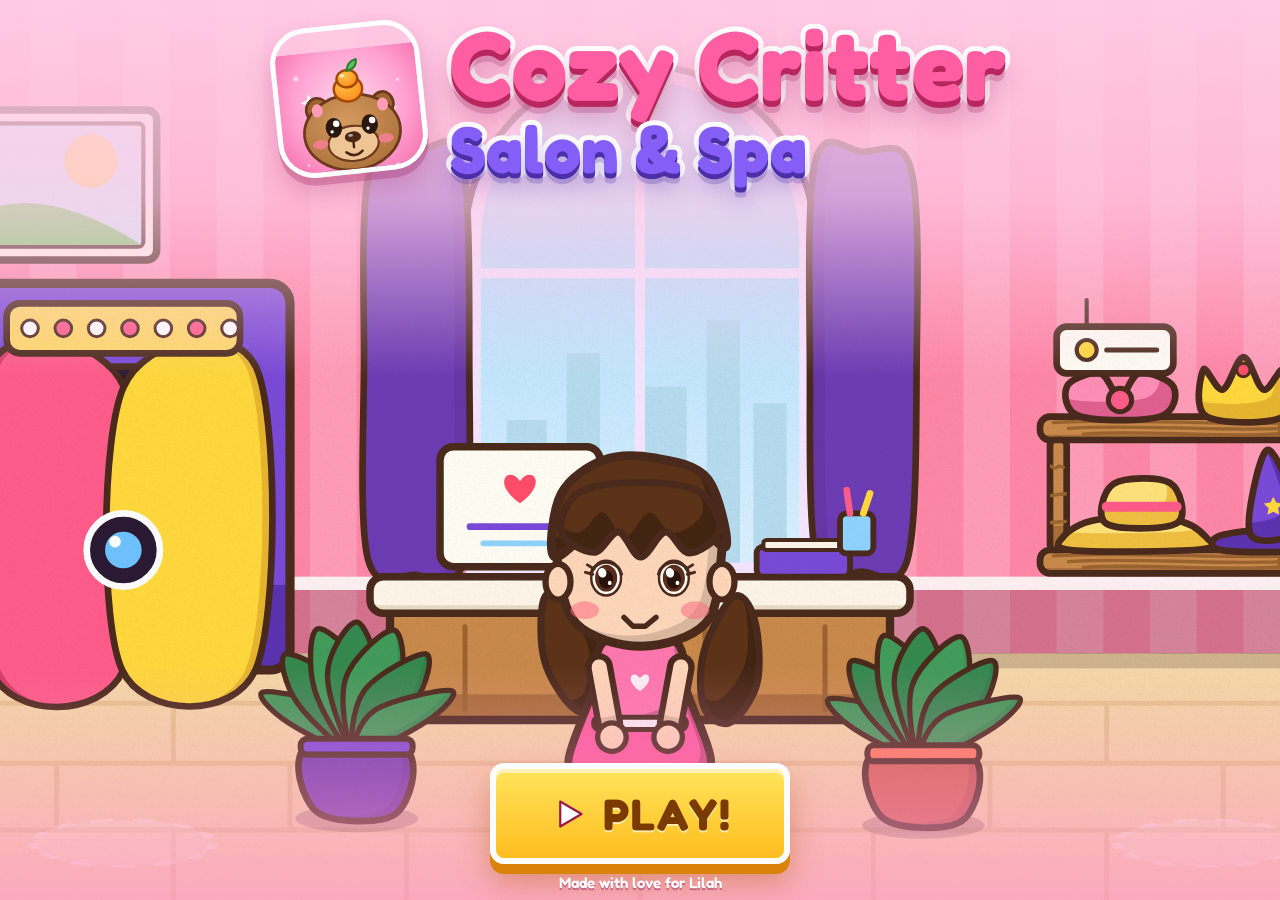
<file: index.html>
<!DOCTYPE html>
<html lang="en">
<head>
  <meta charset="UTF-8" />
  <meta name="viewport" content="width=device-width, initial-scale=1.0, maximum-scale=1.0, user-scalable=no, viewport-fit=cover" />
  <meta name="theme-color" content="#ff85c0" />
  <meta name="mobile-web-app-capable" content="yes" />
  <meta name="apple-mobile-web-app-capable" content="yes" />
  <meta name="apple-mobile-web-app-status-bar-style" content="black-translucent" />
  <title>Cozy Critter Salon &amp; Spa</title>
  <link rel="icon" type="image/svg+xml" href="./favicon.svg" />
  <link rel="apple-touch-icon" href="./icons/apple-touch-icon.png" />
  <link rel="preload" href="./vendor/fonts/Fredoka.ttf" as="font" type="font/ttf" crossorigin />
  <link rel="alternate icon" href="./favicon.ico" />
  <link rel="manifest" href="./manifest.json" />
  <link rel="stylesheet" href="./styles.css" />
  <link rel="stylesheet" href="./polish.css" />
  <link rel="stylesheet" href="./mobile.css" />
  <link rel="stylesheet" href="./portrait2d.css" />
  <script type="importmap">
    {
      "imports": {
        "three": "./vendor/three.module.js",
        "three/addons/": "./vendor/jsm/"
      }
    }
  </script>
</head>
<body>
  <!-- Fullscreen 3D Diorama Canvas -->
      <canvas id="webgl-canvas"></canvas>

  <!-- Boot splash (shown instantly while the 3D engine loads) -->
  <div id="boot" class="boot-splash">
    <div class="boot-logo">﻿<svg xmlns="http://www.w3.org/2000/svg" viewBox="0 0 512 512">
<defs>
<radialGradient id="bg" cx="50%" cy="38%" r="75%"><stop offset="0" stop-color="#ffd6ec"/><stop offset="0.55" stop-color="#ff9fd0"/><stop offset="1" stop-color="#f0609f"/></radialGradient>
<radialGradient id="fur" cx="45%" cy="35%" r="75%"><stop offset="0" stop-color="#d49a5e"/><stop offset="1" stop-color="#a86d38"/></radialGradient>
<radialGradient id="org" cx="40%" cy="30%" r="75%"><stop offset="0" stop-color="#ffc247"/><stop offset="1" stop-color="#ff8a1c"/></radialGradient>
</defs>
<rect width="512" height="512" fill="url(#bg)"/>
<g opacity=".55" fill="#fff"><circle cx="70" cy="90" r="9"/><circle cx="440" cy="130" r="6"/><circle cx="410" cy="440" r="8"/><circle cx="85" cy="410" r="5"/></g>
<g fill="#fff"><path d="M110 150l9 22 22 9-22 9-9 22-9-22-22-9 22-9z"/><path d="M405 205l7 17 17 7-17 7-7 17-7-17-17-7 17-7z" opacity=".9"/></g>
<ellipse cx="256" cy="452" rx="150" ry="22" fill="#b83d7d" opacity=".25"/>
<g stroke="#6b3a1e" stroke-width="10" stroke-linejoin="round">
<ellipse cx="136" cy="212" rx="40" ry="44" fill="#a0652f"/><ellipse cx="376" cy="212" rx="40" ry="44" fill="#a0652f"/>
<ellipse cx="256" cy="304" rx="176" ry="138" fill="url(#fur)"/>
</g>
<ellipse cx="136" cy="214" rx="20" ry="24" fill="#ff9db8"/><ellipse cx="376" cy="214" rx="20" ry="24" fill="#ff9db8"/>
<ellipse cx="256" cy="346" rx="92" ry="64" fill="#efc596" stroke="#6b3a1e" stroke-width="8"/>
<ellipse cx="256" cy="322" rx="30" ry="20" fill="#4a2616"/>
<ellipse cx="248" cy="316" rx="9" ry="5" fill="#fff" opacity=".6"/>
<path d="M256 342v18M226 376q30 26 60 0" fill="none" stroke="#4a2616" stroke-width="9" stroke-linecap="round" stroke-linejoin="round"/>
<g><ellipse cx="190" cy="282" rx="30" ry="36" fill="#2a1710"/><ellipse cx="322" cy="282" rx="30" ry="36" fill="#2a1710"/>
<circle cx="200" cy="268" r="12" fill="#fff"/><circle cx="332" cy="268" r="12" fill="#fff"/><circle cx="182" cy="296" r="6" fill="#fff"/><circle cx="314" cy="296" r="6" fill="#fff"/></g>
<ellipse cx="136" cy="338" rx="28" ry="17" fill="#ff7ea1" opacity=".75"/><ellipse cx="376" cy="338" rx="28" ry="17" fill="#ff7ea1" opacity=".75"/>
<g stroke="#a14a00" stroke-width="9" stroke-linejoin="round"><ellipse cx="256" cy="146" rx="52" ry="46" fill="url(#org)"/><ellipse cx="256" cy="108" rx="38" ry="32" fill="url(#org)"/></g>
<path d="M258 80q4-34 38-40q0 36-38 40z" fill="#5cc45c" stroke="#2f7d32" stroke-width="7" stroke-linejoin="round"/>
<ellipse cx="238" cy="96" rx="9" ry="6" fill="#fff" opacity=".7"/>
</svg>
</div>
    <div class="boot-name">Cozy Critter<span>Salon &amp; Spa</span></div>
    <div class="boot-bar"><i></i></div>
  </div>
  <div id="wipe" class="wipe" aria-hidden="true"></div>
  <div id="confetti" class="confetti-layer" aria-hidden="true"></div>

  <!-- Title Screen Overlay -->
  <section id="title-screen" class="title-overlay">
    <div class="title-sparkles" aria-hidden="true"><i></i><i></i><i></i><i></i><i></i><i></i><i></i><i></i></div>
    <div class="title-logo">
      <div class="title-mark">﻿<svg xmlns="http://www.w3.org/2000/svg" viewBox="0 0 512 512">
<defs>
<radialGradient id="bg" cx="50%" cy="38%" r="75%"><stop offset="0" stop-color="#ffd6ec"/><stop offset="0.55" stop-color="#ff9fd0"/><stop offset="1" stop-color="#f0609f"/></radialGradient>
<radialGradient id="fur" cx="45%" cy="35%" r="75%"><stop offset="0" stop-color="#d49a5e"/><stop offset="1" stop-color="#a86d38"/></radialGradient>
<radialGradient id="org" cx="40%" cy="30%" r="75%"><stop offset="0" stop-color="#ffc247"/><stop offset="1" stop-color="#ff8a1c"/></radialGradient>
</defs>
<rect width="512" height="512" fill="url(#bg)"/>
<g opacity=".55" fill="#fff"><circle cx="70" cy="90" r="9"/><circle cx="440" cy="130" r="6"/><circle cx="410" cy="440" r="8"/><circle cx="85" cy="410" r="5"/></g>
<g fill="#fff"><path d="M110 150l9 22 22 9-22 9-9 22-9-22-22-9 22-9z"/><path d="M405 205l7 17 17 7-17 7-7 17-7-17-17-7 17-7z" opacity=".9"/></g>
<ellipse cx="256" cy="452" rx="150" ry="22" fill="#b83d7d" opacity=".25"/>
<g stroke="#6b3a1e" stroke-width="10" stroke-linejoin="round">
<ellipse cx="136" cy="212" rx="40" ry="44" fill="#a0652f"/><ellipse cx="376" cy="212" rx="40" ry="44" fill="#a0652f"/>
<ellipse cx="256" cy="304" rx="176" ry="138" fill="url(#fur)"/>
</g>
<ellipse cx="136" cy="214" rx="20" ry="24" fill="#ff9db8"/><ellipse cx="376" cy="214" rx="20" ry="24" fill="#ff9db8"/>
<ellipse cx="256" cy="346" rx="92" ry="64" fill="#efc596" stroke="#6b3a1e" stroke-width="8"/>
<ellipse cx="256" cy="322" rx="30" ry="20" fill="#4a2616"/>
<ellipse cx="248" cy="316" rx="9" ry="5" fill="#fff" opacity=".6"/>
<path d="M256 342v18M226 376q30 26 60 0" fill="none" stroke="#4a2616" stroke-width="9" stroke-linecap="round" stroke-linejoin="round"/>
<g><ellipse cx="190" cy="282" rx="30" ry="36" fill="#2a1710"/><ellipse cx="322" cy="282" rx="30" ry="36" fill="#2a1710"/>
<circle cx="200" cy="268" r="12" fill="#fff"/><circle cx="332" cy="268" r="12" fill="#fff"/><circle cx="182" cy="296" r="6" fill="#fff"/><circle cx="314" cy="296" r="6" fill="#fff"/></g>
<ellipse cx="136" cy="338" rx="28" ry="17" fill="#ff7ea1" opacity=".75"/><ellipse cx="376" cy="338" rx="28" ry="17" fill="#ff7ea1" opacity=".75"/>
<g stroke="#a14a00" stroke-width="9" stroke-linejoin="round"><ellipse cx="256" cy="146" rx="52" ry="46" fill="url(#org)"/><ellipse cx="256" cy="108" rx="38" ry="32" fill="url(#org)"/></g>
<path d="M258 80q4-34 38-40q0 36-38 40z" fill="#5cc45c" stroke="#2f7d32" stroke-width="7" stroke-linejoin="round"/>
<ellipse cx="238" cy="96" rx="9" ry="6" fill="#fff" opacity=".7"/>
</svg>
</div>
      <h1 class="title-heading"><span class="t1">Cozy Critter</span><span class="t2">Salon &amp; Spa</span></h1>
    </div>
    <button id="btn-play-game" class="play-hero-btn">
      <span id="icon-play-btn"></span>
      <span>PLAY!</span>
    </button>
    <div class="title-foot">Made with love for Lilah</div>
  </section>

  <!-- Top HUD Bar -->
  <header id="hud-top" class="hud-top hidden">
    <div class="hud-left-cluster">
      <div class="stat-pill coin-pill">
        <span id="icon-coin-hud" class="stat-icon"></span>
        <span id="coin-count">120</span>
      </div>
      <div class="stat-pill star-pill">
        <span id="icon-star-hud" class="stat-icon"></span>
        <span id="star-count">1</span>
      </div>
      <div class="room-banner-pill">
        <span id="room-banner-icon" class="stat-icon"></span>
        <span id="room-banner-text">Lobby &amp; Cuddle Sanctuary</span>
      </div>
    </div>

    <!-- Pet Switcher in Top Center -->
    <div id="pet-switcher" class="pet-switcher"></div>

    <!-- Right Controls: Read-to-Me & 3s Hold Parent Gate -->
    <div class="hud-right-cluster">
      <button id="btn-read-toggle" class="icon-round-btn" title="Read to Me">
        <span id="icon-read-toggle"></span>
      </button>
      <button id="btn-settings-gate" class="icon-round-btn gate-btn" title="Hold 3 Seconds for Parent Settings">
        <span id="icon-settings-gear"></span>
        <svg class="gate-ring-svg" viewBox="0 0 44 44">
          <circle id="gate-progress-ring" class=" hidden" cx="22" cy="22" r="18" fill="none" stroke="#ff4d8d" stroke-width="4" stroke-dasharray="113" stroke-dashoffset="113" />
        </svg>
      </button>
    </div>
  </header>

  <!-- Interactive Read-Aloud Karaoke Speech Bubble -->
  <div id="speech-bar" class="speech-bar hidden">
    <button id="btn-replay-voice" class="replay-voice-btn" title="Read Aloud">
      <span id="icon-replay-voice"></span>
    </button>
    <div id="speech-text" class="speech-text">
      Welcome to Cozy Critter Salon &amp; Spa!
    </div>
  </div>

  <!-- Optional Tablet On-Screen Joystick -->
  <div id="joystick-zone" class="joystick-zone hidden">
    <div id="joystick-knob" class="joystick-knob"></div>
  </div>

  <!-- World Mode Bottom Dock & Proximity Station Button -->
  <footer id="world-hud-bottom" class="world-hud-bottom hidden">
    <button id="btn-station-prompt" class="station-prompt-btn hidden">
      <span id="station-prompt-icon" class="station-prompt-icon"></span>
      <span id="station-prompt-label">Bubble Bath Spa</span>
    </button>

    <div class="world-action-strip">
      <button class="world-nav-btn door door-spa" data-jump-station="spa"><span class="nav-ico" data-nav-icon="spa"></span><span class="nav-label">Spa</span></button>
      <button class="world-nav-btn door door-vet" data-jump-station="vet"><span class="nav-ico" data-nav-icon="vet"></span><span class="nav-label">Vet</span></button>
      <button class="world-nav-btn door door-kitchen" data-jump-station="kitchen"><span class="nav-ico" data-nav-icon="kitchen"></span><span class="nav-label">Kitchen</span></button>
      <button class="world-nav-btn door door-lobby" data-jump-station="lobby"><span class="nav-ico" data-nav-icon="lobby"></span><span class="nav-label">Cuddles</span></button>
      <button class="world-nav-btn door door-yard" data-jump-station="yard"><span class="nav-ico" data-nav-icon="yard"></span><span class="nav-label">Play Yard</span></button>

    </div>

    <div class="world-extras">
      <button id="btn-call-pets" class="world-icon-btn" title="Call Critters"><span class="nav-ico" data-nav-icon="callPets"></span><span class="nav-label">Call</span></button>
      <button id="btn-open-clipboard" class="world-icon-btn" title="Checkup Clipboard"><span class="nav-ico" data-nav-icon="clipboard"></span><span class="nav-label">Tasks</span></button>
      <button id="btn-open-shop" class="world-icon-btn" title="Critter Boutique"><span class="nav-ico" data-nav-icon="shop"></span><span class="nav-label">Shop</span></button>
      <button id="btn-open-photo" class="world-icon-btn" title="Sparkle Photo Booth"><span class="nav-ico" data-nav-icon="camera"></span><span class="nav-label">Photos</span></button>
      <button id="btn-edit-avatar" class="world-icon-btn" title="Stylist Dress-Up"><span class="nav-ico" data-nav-icon="heartBrush"></span><span class="nav-label">Style</span></button>
    </div>
  </footer>

  <!-- Back button (always top-left in every close-up, never over the meter) -->
  <button id="btn-back-salon" class="back-salon-btn hidden">
    <span id="icon-back-home"></span>
    <span>Back</span>
  </button>

  <!-- Close-Up Activity HUD -->
  <section id="activity-hud" class="activity-hud hidden">
    <div class="activity-top-row">
      <div class="activity-progress-track">
        <div id="activity-progress-fill" class="activity-progress-fill"></div>
      </div>
    </div>
    <div id="activity-tool-dock" class="activity-tool-dock"></div>
  </section>

  <!-- 1. Avatar Creator Side Panel (Live 3D Preview on Left) -->
  <section id="avatar-modal" class="side-panel-modal hidden">
    <div class="side-panel-card">
      <div class="panel-header-row">
        <h2>Create Your Stylist!</h2>
        <button id="btn-avatar-surprise" class="surprise-btn">Surprise Me!</button>
      </div>

      <div class="creator-name-row">
        <label class="field-label" for="avatar-name-input">Name</label>
        <input id="avatar-name-input" class="friendly-input" type="text" maxlength="16" placeholder="Lilah" />
      </div>

      <div class="creator-tabs">
        <button class="creator-tab" data-creator-tab="style">Hair</button>
        <button class="creator-tab" data-creator-tab="color">Color</button>
        <button class="creator-tab" data-creator-tab="skin">Skin</button>
        <button class="creator-tab" data-creator-tab="outfit">Outfit</button>
      </div>

      <div class="creator-pages">
        <div class="creator-page" data-creator-page="style"><div id="swatches-hair-style" class="pill-grid"></div></div>
        <div class="creator-page hidden" data-creator-page="color"><div id="swatches-hair-color" class="swatch-row"></div></div>
        <div class="creator-page hidden" data-creator-page="skin"><div id="swatches-skin" class="swatch-row"></div></div>
        <div class="creator-page hidden" data-creator-page="outfit"><div id="swatches-outfit" class="pill-grid"></div></div>
      </div>

      <button id="btn-avatar-done" class="primary-cta-btn">Let's Go Play!</button>
    </div>
  </section>

  <!-- 2. Pet Adoption & Naming Modal -->
  <section id="pet-name-modal" class="center-modal hidden">
    <div class="modal-card">
      <div id="pet-modal-icon" class="pet-modal-icon"></div>
      <h2 id="pet-modal-title">Meet Your New Critter!</h2>
      <p id="pet-modal-desc" class="modal-desc"></p>

      <div class="name-input-row">
        <input id="pet-name-input" class="friendly-input" type="text" maxlength="18" />
        <button id="btn-random-pet-name" class="dice-name-btn"></button>
      </div>

      <button id="btn-save-pet-name" class="primary-cta-btn">Adopt &amp; Love!</button>
    </div>
  </section>

  <!-- 3. Check-Up Clipboard Modal -->
  <section id="clipboard-modal" class="center-modal hidden">
    <div class="modal-card clipboard-modal-card">
      <div class="panel-header-row">
        <h2>Critter Care Clipboard</h2>
        <button id="btn-close-clipboard" class="close-x-btn" aria-label="Close">&#10005;</button>
      </div>
      <div id="clipboard-list" class="clipboard-list"></div>
    </div>
  </section>

  <!-- 4. 3D Boutique Shop & Room Upgrades Side Panel -->
  <section id="shop-modal" class="side-panel-modal hidden">
    <div class="side-panel-card shop-panel-card">
      <div class="panel-header-row">
        <h2>Critter Boutique</h2>
        <button id="btn-close-shop" class="close-x-btn">Back</button>
      </div>

      <div class="shop-tabs">
        <button class="shop-tab-btn active" data-shop-tab="girly">Girly &amp; Glam</button>
        <button class="shop-tab-btn" data-shop-tab="silly">Silly &amp; Goofy</button>
        <button class="shop-tab-btn" data-shop-tab="upgrades">Room Upgrades</button>
      </div>

      <div id="shop-items-grid" class="shop-items-grid"></div>
      <div id="shop-detail" class="shop-detail"></div>
    </div>
  </section>

  <!-- 5. Sparkle Photo Booth Overlay -->
  <section id="photo-modal" class="photo-booth-overlay hidden">
    <div id="photo-frame-overlay" class="photo-frame-border" data-frame="hearts"></div>
    <div id="photo-flash" class="photo-flash"></div>
    <div id="photo-album-strip" class="photo-album-strip"></div>

    <div class="photo-controls-bar">
      <div class="frame-picker">
        <button class="frame-btn" data-photo-frame="hearts">Hearts</button>
        <button class="frame-btn" data-photo-frame="gold">Gold</button>
        <button class="frame-btn" data-photo-frame="ocean">Ocean</button>
        <button class="frame-btn" data-photo-frame="flowers">Daisy</button>
      </div>
      <button id="btn-pose-hop" class="surprise-btn">Pose!</button>
      <button id="btn-snap-photo" class="snap-shutter-btn">Snap!</button>
    </div>
  </section>

  <!-- 6. Celebration Reward Modal -->
  <section id="reward-modal" class="center-modal hidden">
    <div class="modal-card reward-card">
      <h2>Sparkly Job!</h2>
      <p id="reward-title-text" class="modal-desc"></p>
      <div class="reward-badges-row">
        <div id="reward-coins-text" class="reward-badge coin-reward"></div>
        <div id="reward-stars-text" class="reward-badge star-reward"></div>
      </div>
      <button id="btn-reward-continue" class="primary-cta-btn">Hooray!</button>
    </div>
  </section>

  <!-- 7. Parent Settings Modal (Behind 3s Hold Gate) -->
  <section id="settings-modal" class="center-modal hidden">
    <div class="modal-card settings-card">
      <div class="panel-header-row">
        <h2>Parent Settings</h2>
        <button id="btn-close-settings" class="close-x-btn" aria-label="Close">&#10005;</button>
      </div>

      <div class="setting-row">
        <label for="slider-music">Music Volume</label>
        <input id="slider-music" type="range" min="0" max="1" step="0.05" />
      </div>
      <div class="setting-row">
        <label for="slider-sfx">Sound Effects</label>
        <input id="slider-sfx" type="range" min="0" max="1" step="0.05" />
      </div>
      <div class="setting-row">
        <label for="slider-voice">Voice Read-Aloud Volume</label>
        <input id="slider-voice" type="range" min="0" max="1" step="0.05" />
      </div>
      <div class="setting-row">
        <label for="slider-speed">Reading Speed</label>
        <input id="slider-speed" type="range" min="0.8" max="1.15" step="0.05" />
      </div>
      <div class="setting-row">
        <label for="chk-low-gfx">Low Graphics Mode (Older Tablets)</label>
        <input id="chk-low-gfx" type="checkbox" />
      </div>
      <div class="setting-row">
        <label for="chk-joystick">Show On-Screen Joystick</label>
        <input id="chk-joystick" type="checkbox" />
      </div>

      <button id="btn-reset-save" class="danger-reset-btn">Reset Save Data</button>
    </div>
  </section>

  <script type="module" src="./src/flat/app2d.js"></script>
</body>
</html>
</file>
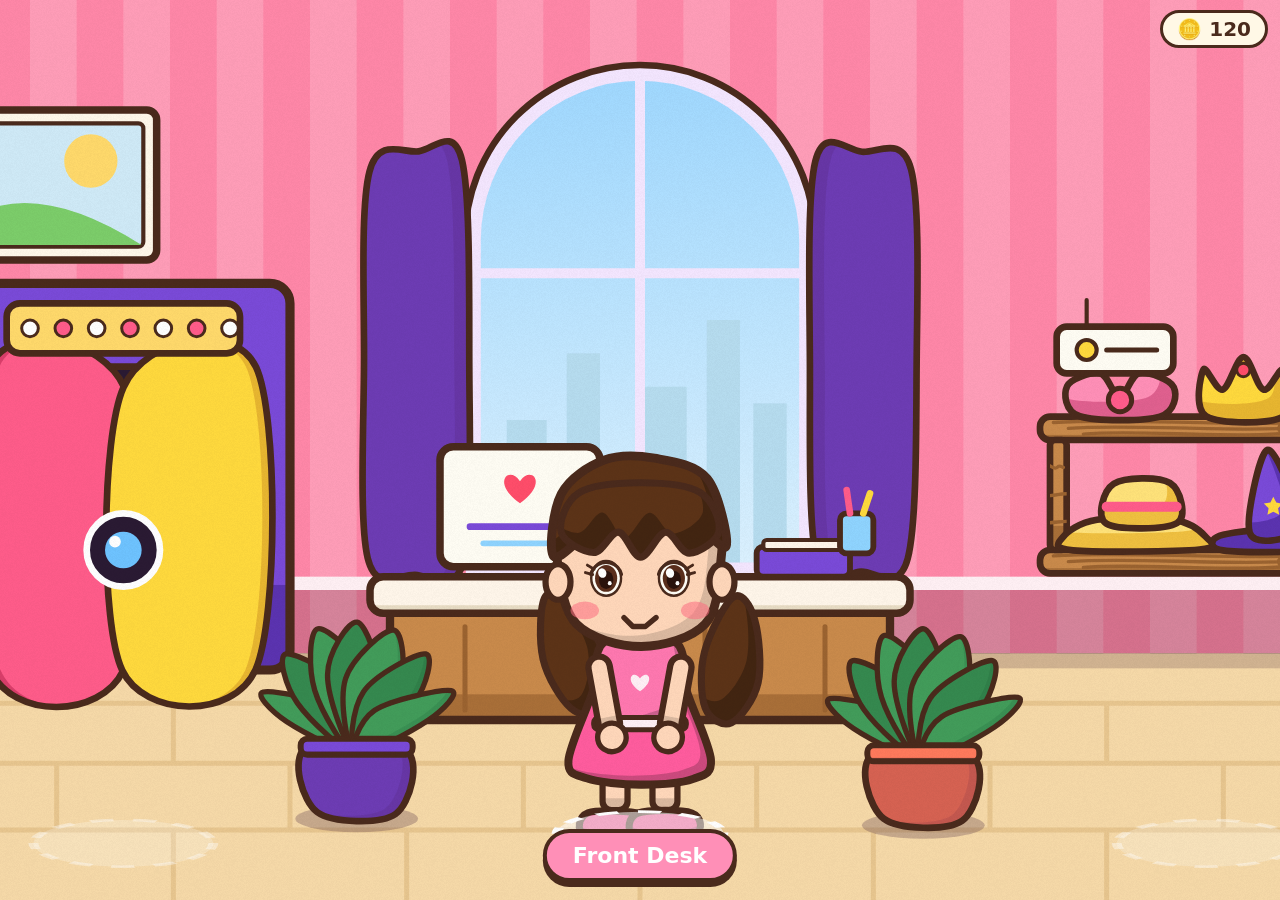
<file: flat-game.html>
﻿<!doctype html><html lang="en"><head><meta charset="utf-8"><meta name="viewport" content="width=device-width,initial-scale=1,viewport-fit=cover,user-scalable=no">
<title>Cozy Critter Salon & Spa (2D)</title>
<style>html,body{margin:0;height:100%;background:#2a1a33;overflow:hidden;font-family:'Fredoka',system-ui,sans-serif;-webkit-user-select:none;user-select:none}
#stage{position:fixed;inset:0;width:100vw;height:100vh;display:block}
#coins{position:fixed;top:max(10px,env(safe-area-inset-top));right:12px;background:#fff8e6;border:3px solid #4a2a1c;border-radius:22px;padding:4px 14px;font-weight:700;color:#4a2a1c;font-size:20px}
#prompt{position:fixed;left:50%;bottom:max(18px,env(safe-area-inset-bottom));transform:translateX(-50%);background:#ff8fb7;border:4px solid #4a2a1c;border-radius:30px;padding:10px 26px;color:#fff;font-weight:700;font-size:22px;box-shadow:0 5px 0 #4a2a1c;display:none;font-family:inherit}
#prompt.on{display:block}</style></head><body>
<canvas id="stage"></canvas><div id="coins">🪙 <span id="coin-n">0</span></div><button id="prompt"></button>
<script type="module" src="./src/flat/main2d.js"></script></body></html>
</file>
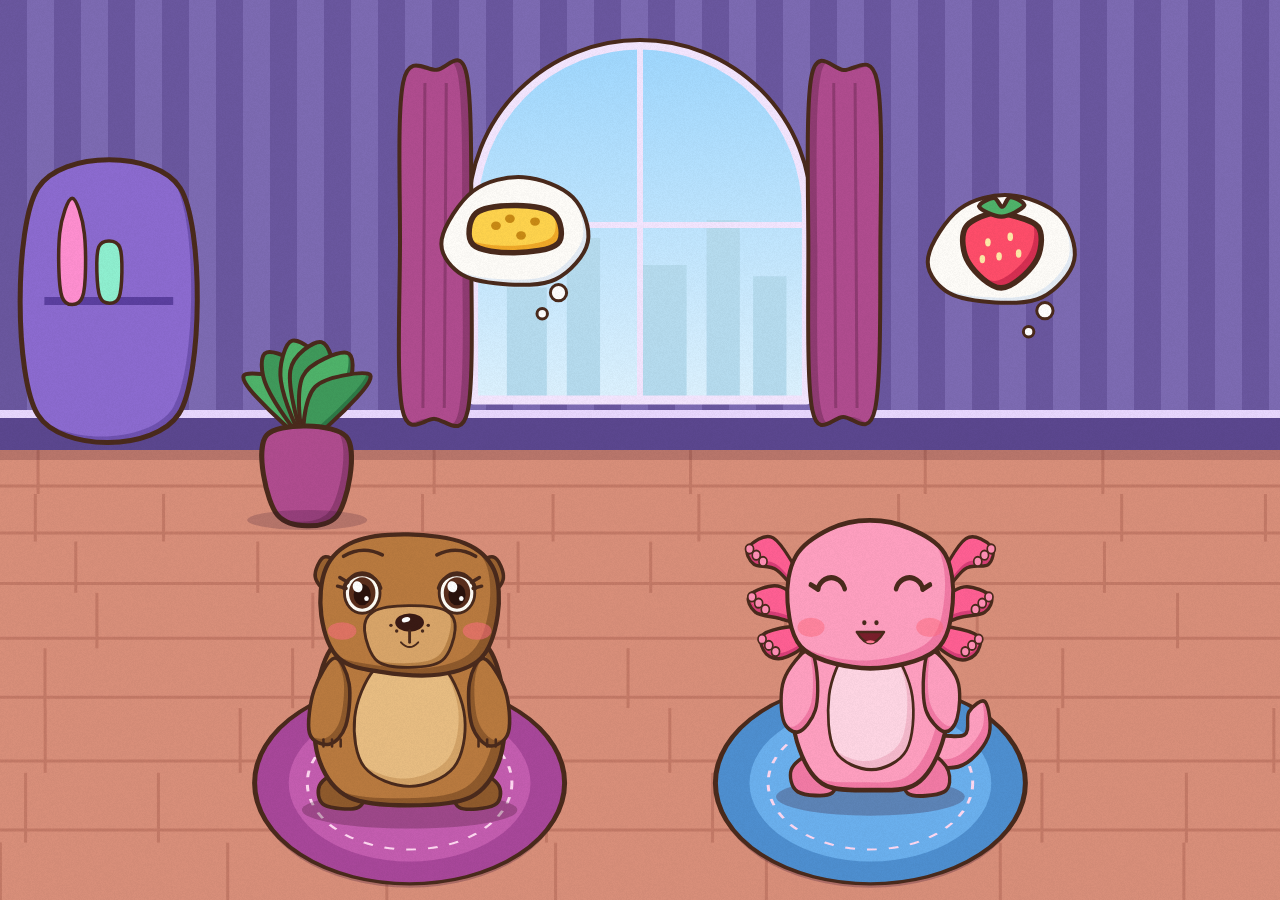
<file: flat.html>
﻿<!doctype html><html><head><meta charset="utf-8"><meta name="viewport" content="width=device-width,initial-scale=1">
<title>Flat art preview</title><style>html,body{margin:0;height:100%;background:#222;overflow:hidden}canvas{width:100vw;height:100vh;display:block}</style></head>
<body><canvas id="c"></canvas><script type="module">
import { drawRoom, drawRug, drawCapybara, drawAxolotl, drawBubble, strawberry, sponge } from './src/flat/art.js';
const cv = document.getElementById('c'), ctx = cv.getContext('2d');
const q = new URLSearchParams(location.search), exprA = q.get('a') || 'idle', exprB = q.get('b') || 'happy', freeze = q.get('t');
function grain(W, H) { const g = document.createElement('canvas'); g.width = 256; g.height = 256; const x = g.getContext('2d'), d = x.createImageData(256, 256);
  for (let i = 0; i < d.data.length; i += 4) { const v = Math.random() * 255; d.data[i] = d.data[i + 1] = d.data[i + 2] = v; d.data[i + 3] = 14; } x.putImageData(d, 0, 0); return g; }
const gr = grain();
function frame(ms) {
  const dpr = Math.min(2, devicePixelRatio || 1), W = innerWidth, H = innerHeight;
  if (cv.width !== W * dpr) { cv.width = W * dpr; cv.height = H * dpr; }
  const t = freeze ? +freeze : ms / 1000;
  ctx.setTransform(dpr, 0, 0, dpr, 0, 0); ctx.clearRect(0, 0, W, H);
  drawRoom(ctx, W, H);
  const u = Math.min(W / 1024, H / 473) * .62;
  const blink = (t % 3.4) < .14 ? 1 : 0;
  ctx.save(); ctx.translate(W * .32, H * .93); ctx.scale(u * .9, u * .9); // rugs + pets
  ctx.restore();
  drawRug(ctx, W * .32, H * .87, 200 * u, 130 * u); drawRug(ctx, W * .68, H * .87, 200 * u, 130 * u, '#4e8fd0', '#6bb0ee');
  ctx.save(); ctx.translate(W * .32, H * .9); ctx.scale(u * .92, u * .92); drawCapybara(ctx, t, exprA, blink); ctx.restore();
  ctx.save(); ctx.translate(W * .68, H * .9); ctx.scale(u * .92, u * .92); drawAxolotl(ctx, t, exprB, blink); ctx.restore();
  drawBubble(ctx, W * .4, H * .24, u * 1.5, (c, x, y, s) => sponge(c, x, y, s * 1.2));
  drawBubble(ctx, W * .78, H * .26, u * 1.5, (c, x, y, s) => strawberry(c, x, y, s * 1.2));
  ctx.save(); ctx.globalCompositeOperation = 'multiply'; ctx.fillStyle = ctx.createPattern(gr, 'repeat'); ctx.globalAlpha = .6; ctx.fillRect(0, 0, W, H); ctx.restore();
  if (!freeze) requestAnimationFrame(frame);
}
requestAnimationFrame(frame); window.__ready = true;
</script></body></html>
</file>
<file: styles.css>
﻿/* ============================================================================
   Cozy Critter Salon & Spa - Tactile Toy Box UI Styles (styles.css)
   ============================================================================ */
* {
  box-sizing: border-box;
  margin: 0;
  padding: 0;
  user-select: none;
  -webkit-user-select: none;
  -webkit-touch-callout: none;
}

html, body {
  width: 100%;
  height: 100%;
  overflow: hidden;
  touch-action: none;
  font-family: "Fredoka", "Nunito", "Comic Sans MS", "Rounded Mplus 1c", system-ui, sans-serif;
  background: #ffefca;
  color: #4a2545;
}

#webgl-canvas {
  position: fixed;
   inset: 0;
  width: 100vw;
  height: 100vh;
  display: block;
  z-index: 1;
}

.hidden {
  display: none !important;
}

button {
  font-family: inherit;
  cursor: pointer;
  border: none;
  background: none;
  touch-action: none;
  transition: transform 0.18s cubic-bezier(0.34, 1.56, 0.64, 1), box-shadow 0.18s ease;
}

button:active {
  transform: scale(0.93) !important;
}

/* ----------------------------------------------------------------------------
   Title Screen Overlay
   ---------------------------------------------------------------------------- */
.title-overlay {
  position: fixed;
  inset: 0;
  z-index: 50;
  display: flex;
  align-items: center;
  justify-content: center;
  background: radial-gradient(circle at center, rgba(255, 240, 246, 0.35), rgba(74, 37, 69, 0.35));
  backdrop-filter: none;
}

.title-card {
  background: linear-gradient(180deg, #fff9fc 0%, #ffe3f1 100%);
  border: 6px solid #ffffff;
  border-radius: 42px;
  padding: 36px 48px;
  text-align: center;
  max-width: 580px;
  width: 92%;
  box-shadow: 0 20px 45px rgba(140, 45, 95, 0.28), 0 8px 0 #ff85c0;
  animation: floatCard 3.2s ease-in-out infinite;
}

@keyframes floatCard {
  0%, 100% { transform: translateY(0px); }
  50% { transform: translateY(-8px); }
}

.title-badge {
  display: inline-block;
  background: #ffe066;
  color: #7a4100;
  font-weight: 900;
  font-size: 16px;
  letter-spacing: 1.2px;
  padding: 6px 18px;
  border-radius: 999px;
  border: 3px solid #ffffff;
  margin-bottom: 12px;
}

.title-heading {
  font-size: clamp(38px, 6vw, 56px);
  line-height: 1.05;
  font-weight: 900;
  color: #d6336c;
  text-shadow: 0 3px 0 #ffffff, 0 6px 14px rgba(214, 51, 108, 0.22);
  margin-bottom: 12px;
}

.title-heading span {
  color: #845ef7;
}

.title-sub {
  font-size: 22px;
  font-weight: 700;
  color: #6b3862;
  margin-bottom: 26px;
}

.play-hero-btn {
  display: inline-flex;
  align-items: center;
  justify-content: center;
  gap: 14px;
  min-width: 260px;
  min-height: 92px;
  padding: 18px 42px;
  font-size: 36px;
  font-weight: 900;
  color: #ffffff;
  background: linear-gradient(180deg, #ff6b9d 0%, #f03e7a 100%);
  border: 5px solid #ffffff;
  border-radius: 999px;
  box-shadow: 0 10px 0 #b81d53, 0 16px 28px rgba(240, 62, 122, 0.45);
  animation: pulseBtn 1.8s ease-in-out infinite;
}

@keyframes pulseBtn {
  0%, 100% { transform: scale(1); }
  50% { transform: scale(1.05); }
}

/* ----------------------------------------------------------------------------
   Top HUD Bar
   ---------------------------------------------------------------------------- */
.hud-top {
  position: fixed;
  top: 12px;
  left: 14px;
  right: 14px;
  z-index: 20;
  display: flex;
  align-items: center;
  justify-content: space-between;
  gap: 10px;
  pointer-events: none;
}

.hud-top > * {
  pointer-events: auto;
}

.hud-left-cluster,
.hud-right-cluster {
  display: flex;
  align-items: center;
  gap: 10px;
}

.stat-pill,
.room-banner-pill {
  display: inline-flex;
  align-items: center;
  gap: 8px;
  height: 58px;
  padding: 0 18px;
  background: rgba(255, 255, 255, 0.94);
  border: 4px solid #ffd6e7;
  border-radius: 999px;
  font-size: 24px;
  font-weight: 900;
  color: #4a2545;
  box-shadow: 0 5px 0 rgba(232, 114, 164, 0.35);
}

.room-banner-pill {
  font-size: 20px;
  background: #fff9db;
  border-color: #ffe066;
}

.stat-icon {
  display: inline-flex;
  align-items: center;
  justify-content: center;
}

/* Pet Switcher Pills */
.pet-switcher {
  display: flex;
  align-items: center;
  gap: 8px;
  background: rgba(255, 255, 255, 0.85);
  padding: 6px 10px;
  border-radius: 999px;
  border: 3px solid #ffffff;
  box-shadow: 0 6px 16px rgba(120, 50, 95, 0.15);
}

.pet-pill {
  display: inline-flex;
  align-items: center;
  gap: 8px;
  min-height: 58px;
  padding: 6px 16px 6px 10px;
  border-radius: 999px;
  background: #fff0f6;
  border: 3px solid #ffadd2;
  font-size: 20px;
  font-weight: 800;
  color: #5c2b54;
}

.pet-pill.active {
  background: linear-gradient(180deg, #ff85c0 0%, #f759ab 100%);
  color: #ffffff;
  border-color: #ffffff;
  box-shadow: 0 4px 0 #c41d7f;
  transform: translateY(-2px);
}

.pet-pill-need {
  display: inline-flex;
  background: #ffffff;
  border-radius: 50%;
  padding: 3px;
}

.icon-round-btn {
  position: relative;
  width: 62px;
  height: 62px;
  border-radius: 50%;
  background: #ffffff;
  border: 4px solid #ffadd2;
  display: inline-flex;
  align-items: center;
  justify-content: center;
  box-shadow: 0 5px 0 rgba(214, 51, 108, 0.28);
}

.icon-round-btn.muted {
  background: #f1f3f5;
  border-color: #ced4da;
}

.gate-ring-svg {
  position: absolute;
  inset: -4px;
  width: calc(100% + 8px);
  height: calc(100% + 8px);
  transform: rotate(-90deg);
  pointer-events: none;
}

/* ----------------------------------------------------------------------------
   Speech & Read-Along Karaoke Bar
   ---------------------------------------------------------------------------- */
.speech-bar {
  position: fixed;
  top: 82px;
  left: 50%;
  transform: translateX(-50%);
  z-index: 18;
  display: flex;
  align-items: center;
  gap: 12px;
  max-width: min(780px, 92vw);
  background: rgba(255, 255, 255, 0.96);
  border: 4px solid #ff85c0;
  border-radius: 30px;
  padding: 10px 22px 10px 12px;
  box-shadow: 0 8px 22px rgba(120, 40, 90, 0.18);
}

.replay-voice-btn {
  width: 52px;
  height: 52px;
  flex-shrink: 0;
  border-radius: 50%;
  background: #fff0f6;
  border: 3px solid #ff85c0;
  display: inline-flex;
  align-items: center;
  justify-content: center;
}

.speech-text {
  font-size: 23px;
  font-weight: 800;
  line-height: 1.32;
  color: #4a2545;
}

.voice-word {
  display: inline-block;
  padding: 1px 4px;
  border-radius: 8px;
  cursor: pointer;
  transition: transform 0.12s ease, background 0.12s ease;
}

.voice-word.keyword-word {
  color: #d6336c;
}

.voice-word.speaking-word {
  background: #ffe066;
  color: #5c2b54;
  transform: scale(1.12) translateY(-2px);
  box-shadow: 0 3px 0 #fab005;
}

/* ----------------------------------------------------------------------------
   World Bottom Bar & Station Proximity Button
   ---------------------------------------------------------------------------- */
.world-hud-bottom {
  position: fixed;
  bottom: 14px;
  left: 50%;
  transform: translateX(-50%);
  z-index: 20;
  display: flex;
  flex-direction: column;
  align-items: center;
  gap: 12px;
  width: 96vw;
  max-width: 1080px;
  pointer-events: none;
}

.world-hud-bottom > * {
  pointer-events: auto;
}

.station-prompt-btn {
  display: inline-flex;
  align-items: center;
  gap: 14px;
  min-height: 82px;
  padding: 12px 34px;
  border-radius: 999px;
  background: linear-gradient(180deg, #ffe066 0%, #fcc419 100%);
  border: 5px solid #ffffff;
  color: #5c2b54;
  font-size: 28px;
  font-weight: 900;
  box-shadow: 0 8px 0 #e67700, 0 12px 28px rgba(245, 159, 0, 0.48);
  animation: pulseBtn 1.5s ease-in-out infinite;
}

.world-action-strip {
  display: flex;
  align-items: center;
  justify-content: center;
  flex-wrap: wrap;
  gap: 8px;
  background: rgba(255, 255, 255, 0.92);
  border: 4px solid #ffffff;
  border-radius: 32px;
  padding: 8px 14px;
  box-shadow: 0 10px 28px rgba(90, 35, 75, 0.22);
}

.world-nav-btn,
.world-icon-btn {
  display: inline-flex;
  align-items: center;
  justify-content: center;
  gap: 6px;
  min-height: 66px;
  min-width: 86px;
  padding: 8px 16px;
  border-radius: 22px;
  background: #fff0f6;
  border: 3px solid #ffadd2;
  color: #5c2b54;
  font-size: 19px;
  font-weight: 800;
  box-shadow: 0 4px 0 #f783ac;
}

.world-icon-btn {
  background: #f3f0ff;
  border-color: #d0bfff;
  box-shadow: 0 4px 0 #9775fa;
}

.action-divider {
  width: 3px;
  height: 42px;
  background: #ffd6e7;
  border-radius: 99px;
  margin: 0 4px;
}

/* ----------------------------------------------------------------------------
   Close-Up Activity HUD & Tool Dock
   ---------------------------------------------------------------------------- */
.activity-hud {
  position: fixed;
  inset: 0;
  z-index: 22;
  pointer-events: none;
  display: flex;
  flex-direction: column;
  justify-content: space-between;
  padding: 152px 20px 18px;
}

.activity-top-row {
  display: flex;
  align-items: center;
  justify-content: space-between;
  gap: 18px;
  max-width: 880px;
  width: 100%;
  margin: 0 auto;
  pointer-events: auto;
}

.back-salon-btn {
  display: inline-flex;
  align-items: center;
  gap: 10px;
  min-height: 76px;
  padding: 10px 24px;
  border-radius: 999px;
  background: #ffffff;
  border: 4px solid #ff85c0;
  font-size: 22px;
  font-weight: 900;
  color: #d6336c;
  box-shadow: 0 6px 0 #f06595;
}

.activity-progress-track {
  flex: 1;
  height: 36px;
  background: rgba(255, 255, 255, 0.92);
  border: 4px solid #ffffff;
  border-radius: 999px;
  overflow: hidden;
  box-shadow: 0 5px 14px rgba(0, 0, 0, 0.14);
}

.activity-progress-fill {
  width: 0%;
  height: 100%;
  background: linear-gradient(90deg, #63e6be 0%, #ffe066 50%, #ff6b9d 100%);
  border-radius: 999px;
  transition: width 0.2s ease;
}

.activity-tool-dock {
  pointer-events: auto;
  display: flex;
  align-items: center;
  justify-content: center;
  gap: 12px;
  overflow-x: auto;
  max-width: 96vw;
  margin: 0 auto;
  padding: 28px 18px 10px;
}

.dock-tool-btn {
  position: relative;
  display: flex;
  flex-direction: column;
  align-items: center;
  justify-content: center;
  gap: 6px;
  min-width: 112px;
  min-height: 98px;
  padding: 12px 16px;
  border-radius: 28px;
  background: #ffffff;
  border: 4px solid var(--tool-accent, #ffadd2);
  color: #4a2545;
  font-size: 18px;
  font-weight: 800;
  box-shadow: 0 7px 0 rgba(180, 70, 125, 0.28);
  flex-shrink: 0;
}

.dock-tool-btn.active {
  background: linear-gradient(180deg, #fff9db 0%, #ffe066 100%);
  border-color: #ffffff;
  transform: translateY(-8px) scale(1.06);
  box-shadow: 0 10px 0 #f59f00, 0 14px 24px rgba(245, 159, 0, 0.35);
}

.dock-tool-btn.favorite-food {
  border-color: #fcc419;
  background: #fff9db;
}

.dock-hint-arrow {
  position: absolute;
  top: -34px;
  left: 50%;
  transform: translateX(-50%);
  animation: bounceArrow 0.8s ease-in-out infinite;
}

@keyframes bounceArrow {
  0%, 100% { transform: translate(-50%, 0); }
  50% { transform: translate(-50%, -8px); }
}

/* ----------------------------------------------------------------------------
   Side Panels (Avatar Creator & 3D Boutique Shop) & Center Modals
   ---------------------------------------------------------------------------- */
.side-panel-modal {
  position: fixed;
  top: 78px;
  right: 18px;
  bottom: 18px;
  width: min(500px, 52vw);
  z-index: 35;
  display: flex;
}

.side-panel-card {
  width: 100%;
  height: 100%;
  overflow-y: auto;
  background: rgba(255, 250, 253, 0.97);
  border: 5px solid #ffffff;
  border-radius: 36px;
  padding: 22px 24px;
  box-shadow: 0 16px 38px rgba(100, 30, 75, 0.28);
  display: flex;
  flex-direction: column;
  gap: 14px;
}

.center-modal {
  position: fixed;
  inset: 0;
  z-index: 40;
  background: rgba(65, 25, 55, 0.42);
  backdrop-filter: none;
  display: flex;
  align-items: center;
  justify-content: center;
  padding: 18px;
}

.modal-card {
  background: #fff9fc;
  border: 5px solid #ffffff;
  border-radius: 36px;
  padding: 28px 32px;
  max-width: 560px;
  width: 100%;
  text-align: center;
  box-shadow: 0 18px 42px rgba(90, 25, 65, 0.32), 0 8px 0 #ff85c0;
}

.clipboard-modal-card {
  max-width: 680px;
}

.panel-header-row {
  display: flex;
  align-items: center;
  justify-content: space-between;
  gap: 12px;
}

.panel-header-row h2,
.modal-card h2 {
  font-size: 28px;
  font-weight: 900;
  color: #d6336c;
}

.modal-desc {
  font-size: 22px;
  font-weight: 700;
  color: #5c2b54;
  margin: 12px 0 18px;
}

.field-label {
  font-size: 19px;
  font-weight: 900;
  color: #7a3e6d;
  margin-bottom: 6px;
}

.friendly-input {
  width: 100%;
  height: 58px;
  border-radius: 20px;
  border: 3px solid #ffadd2;
  background: #ffffff;
  padding: 0 18px;
  font-size: 24px;
  font-weight: 800;
  color: #4a2545;
  font-family: inherit;
}

.swatch-row {
  display: flex;
  flex-wrap: wrap;
  gap: 8px;
}

.color-swatch {
  width: 44px;
  height: 44px;
  border-radius: 50%;
  border: 4px solid #ffffff;
  box-shadow: 0 3px 6px rgba(0, 0, 0, 0.18);
}

.color-swatch.selected {
  transform: scale(1.18);
  border-color: #ff4d8d;
  box-shadow: 0 0 0 3px #ffe066;
}

.pill-grid {
  display: grid;
  grid-template-columns: repeat(2, 1fr);
  gap: 8px;
}

.choice-pill {
  min-height: 48px;
  padding: 8px 12px;
  border-radius: 18px;
  background: #fff0f6;
  border: 3px solid #ffadd2;
  font-size: 17px;
  font-weight: 800;
  color: #5c2b54;
}

.choice-pill.selected {
  background: #ff6b9d;
  color: #ffffff;
  border-color: #ffffff;
  box-shadow: 0 4px 0 #c2255c;
}

.primary-cta-btn {
  min-height: 76px;
  padding: 14px 32px;
  border-radius: 999px;
  background: linear-gradient(180deg, #51cf66 0%, #37b24d 100%);
  border: 4px solid #ffffff;
  color: #ffffff;
  font-size: 26px;
  font-weight: 900;
  box-shadow: 0 7px 0 #2b8a3e;
  width: 100%;
  margin-top: 8px;
}

.surprise-btn,
.dice-name-btn {
  display: inline-flex;
  align-items: center;
  gap: 8px;
  min-height: 54px;
  padding: 8px 18px;
  border-radius: 999px;
  background: #ffe066;
  border: 3px solid #ffffff;
  color: #5c2b54;
  font-size: 19px;
  font-weight: 900;
  box-shadow: 0 4px 0 #f08c00;
}

.name-input-row {
  display: flex;
  gap: 10px;
  margin-bottom: 16px;
}

/* Clipboard Cards */
.clipboard-list {
  display: flex;
  flex-direction: column;
  gap: 12px;
  margin-top: 14px;
}

.clipboard-card {
  display: flex;
  align-items: center;
  gap: 14px;
  background: #fff0f6;
  border: 3px solid #ffadd2;
  border-radius: 26px;
  padding: 14px 18px;
  text-align: left;
}

.clipboard-card-body {
  flex: 1;
}

.clipboard-pet-title {
  font-size: 22px;
  font-weight: 900;
  color: #d6336c;
}

.clipboard-need-text {
  font-size: 19px;
  font-weight: 700;
  color: #4a2545;
}

.clipboard-go-btn {
  display: inline-flex;
  align-items: center;
  gap: 8px;
  min-height: 64px;
  padding: 10px 20px;
  border-radius: 22px;
  background: #ff6b9d;
  color: #ffffff;
  font-size: 20px;
  font-weight: 900;
  border: 3px solid #ffffff;
  box-shadow: 0 5px 0 #c2255c;
}

/* Shop Cards */
.shop-tabs {
  display: flex;
  gap: 8px;
}

.shop-tab-btn {
  flex: 1;
  min-height: 52px;
  border-radius: 18px;
  background: #fff0f6;
  border: 3px solid #ffadd2;
  font-size: 18px;
  font-weight: 900;
  color: #5c2b54;
}

.shop-tab-btn.active {
  background: #845ef7;
  color: #ffffff;
  border-color: #ffffff;
  box-shadow: 0 4px 0 #5f3dc4;
}

.shop-items-grid {
  display: grid;
  grid-template-columns: repeat(2, 1fr);
  gap: 10px;
  overflow-y: auto;
  padding-bottom: 12px;
}

.shop-card {
  background: #ffffff;
  border: 3px solid #ffd6e7;
  border-radius: 24px;
  padding: 12px;
  display: flex;
  flex-direction: column;
  align-items: center;
  gap: 6px;
  text-align: center;
}

.shop-card.equipped {
  border-color: #51cf66;
  background: #ebfbee;
}

.shop-card-swatch {
  width: 58px;
  height: 58px;
  border-radius: 50%;
  border: 4px solid #ffffff;
  display: flex;
  align-items: center;
  justify-content: center;
  box-shadow: 0 4px 10px rgba(0, 0, 0, 0.12);
}

.shop-card-title {
  font-size: 18px;
  font-weight: 900;
  color: #4a2545;
}

.shop-card-sub {
  font-size: 14px;
  font-weight: 700;
  color: #868e96;
}

.shop-buy-btn {
  display: inline-flex;
  align-items: center;
  justify-content: center;
  gap: 6px;
  width: 100%;
  min-height: 46px;
  border-radius: 16px;
  background: #ffe066;
  color: #5c2b54;
  font-size: 18px;
  font-weight: 900;
  box-shadow: 0 4px 0 #f08c00;
}

.shop-buy-btn.equipped {
  background: #51cf66;
  color: #ffffff;
  box-shadow: 0 4px 0 #2b8a3e;
}

/* Photo Booth Overlay */
.photo-booth-overlay {
  position: fixed;
  inset: 0;
  z-index: 30;
  pointer-events: none;
  display: flex;
  flex-direction: column;
  justify-content: flex-end;
  padding: 20px;
  gap: 12px;
}

.photo-frame-border {
  position: fixed;
  inset: 16px;
  border: 16px solid #ff6b9d;
  border-radius: 36px;
  pointer-events: none;
}

.photo-frame-border[data-frame="gold"] { border-color: #ffd43b; }
.photo-frame-border[data-frame="ocean"] { border-color: #4dabf7; }
.photo-frame-border[data-frame="flowers"] { border-color: #69db7c; }

.photo-controls-bar,
.photo-album-strip {
  pointer-events: auto;
  display: flex;
  align-items: center;
  justify-content: center;
  flex-wrap: wrap;
  gap: 10px;
  background: rgba(255, 255, 255, 0.92);
  padding: 10px 18px;
  border-radius: 28px;
}

.frame-btn {
  min-height: 52px;
  padding: 8px 16px;
  border-radius: 16px;
  background: #fff0f6;
  border: 3px solid #ffadd2;
  font-size: 18px;
  font-weight: 800;
}

.snap-shutter-btn {
  min-height: 68px;
  padding: 12px 28px;
  border-radius: 999px;
  background: #ff4d8d;
  color: #ffffff;
  font-size: 24px;
  font-weight: 900;
  border: 4px solid #ffffff;
  box-shadow: 0 6px 0 #c2255c;
}

.album-thumb {
  width: 96px;
  height: 64px;
  object-fit: cover;
  border-radius: 12px;
  border: 3px solid #ff85c0;
}

/* Reward Badges */
.reward-badges-row {
  display: flex;
  justify-content: center;
  gap: 18px;
  margin-bottom: 18px;
}

.reward-badge {
  display: inline-flex;
  align-items: center;
  gap: 8px;
  font-size: 32px;
  font-weight: 900;
  padding: 10px 24px;
  border-radius: 24px;
  background: #fff9db;
  border: 4px solid #fcc419;
}

/* Parent Settings */
.setting-row {
  display: flex;
  align-items: center;
  justify-content: space-between;
  padding: 10px 0;
  font-size: 20px;
  font-weight: 800;
  border-bottom: 2px solid #ffe3f1;
}

.danger-reset-btn {
  margin-top: 16px;
  width: 100%;
  min-height: 54px;
  border-radius: 18px;
  background: #ff6b6b;
  color: #ffffff;
  font-size: 20px;
  font-weight: 900;
}

.close-x-btn {
  min-width: 52px;
  min-height: 52px;
  padding: 0 14px;
  border-radius: 18px;
  background: #ffe3f1;
  color: #d6336c;
  font-size: 20px;
  font-weight: 900;
}

/* Joystick */
.joystick-zone {
  position: fixed;
  bottom: 130px;
  left: 28px;
  width: 120px;
  height: 120px;
  border-radius: 50%;
  background: rgba(255, 255, 255, 0.55);
  border: 4px solid #ffffff;
  z-index: 25;
  display: flex;
  align-items: center;
  justify-content: center;
}

.joystick-knob {
  width: 52px;
  height: 52px;
  border-radius: 50%;
  background: #ff6b9d;
  border: 3px solid #ffffff;
  box-shadow: 0 4px 10px rgba(0, 0, 0, 0.2);
}

/* ============================================================================
   v3 POLISH PASS - simpler, bigger, never overlapping
   ============================================================================ */
:root { --panel-w: min(520px, 50vw); }

button { transition: transform 0.15s cubic-bezier(0.34, 1.56, 0.64, 1), box-shadow 0.15s ease, background 0.15s ease; }

/* ---------- Top HUD: coins, stars | pets | sound, gear ---------- */
.room-banner-pill { display: none !important; }
.rename-pet-btn { display: none !important; }
.hud-top { top: 10px; left: 12px; right: 12px; }
.stat-pill { height: 58px; font-size: 28px; padding: 0 20px; }
.pet-switcher { padding: 5px 8px; gap: 6px; background: rgba(255,255,255,0.9); }
.pet-pill { min-height: 56px; padding: 4px 10px 4px 8px; }
.pet-pill:not(.active) .pet-pill-name { display: none; }
.pet-pill:not(.active) { padding-right: 8px; }
.pet-pill.active { font-size: 22px; }
.icon-round-btn { width: 58px; height: 58px; }

/* ---------- Speech bar: compact, never on top of a side panel ---------- */
.speech-bar { top: 78px; padding: 8px 20px 8px 10px; max-width: min(720px, 92vw); border-width: 3px; }
.speech-text { font-size: 21px; line-height: 1.25; }
.replay-voice-btn { width: 46px; height: 46px; }
body[data-mode="shop"] .speech-bar,
body[data-mode="avatar_preview"] .speech-bar {
  left: 12px; transform: none; top: 78px;
  max-width: calc(100vw - var(--panel-w) - 50px);
}
body[data-mode="shop"] .speech-text,
body[data-mode="avatar_preview"] .speech-text { font-size: 19px; }

/* ---------- World bottom bar: ONE short row of big icon buttons ---------- */
.world-hud-bottom { bottom: 8px; gap: 8px; width: 98vw; max-width: 1180px; }
.world-action-strip { flex-wrap: nowrap; gap: 6px; padding: 6px 10px; border-radius: 30px; }
.world-nav-btn, .world-icon-btn {
  flex-direction: column; gap: 0; min-height: 76px; min-width: 0; flex: 1 1 0;
  padding: 6px 4px; border-radius: 20px; font-size: 16px; line-height: 1.1;
}
.world-nav-btn .nav-ico, .world-icon-btn .nav-ico { display: flex; height: 42px; align-items: center; }
.world-nav-btn .nav-label, .world-icon-btn .nav-label { font-size: 16px; font-weight: 900; }
.action-divider { height: 54px; margin: 0 2px; }
.station-prompt-btn { min-height: 74px; font-size: 28px; }

/* ---------- Activity HUD ---------- */
.activity-hud { padding: 172px 16px 10px; }
.activity-top-row { max-width: 560px; }
.activity-progress-track { height: 32px; position: relative; }
.activity-progress-fill { min-width: 0; transition: width 0.12s linear; }
.back-salon-btn {
  position: fixed; top: 78px; left: 12px; z-index: 36;
  flex-direction: column; justify-content: center; gap: 0;
  width: 78px; min-height: 78px; padding: 6px 4px; border-radius: 26px;
  font-size: 17px; line-height: 1.1;
}
.back-salon-btn svg { display: block; margin: 0 auto; }
.activity-tool-dock { padding: 30px 14px 4px; gap: 10px; }
.dock-tool-btn { min-width: 104px; min-height: 92px; padding: 8px 12px; border-radius: 26px; }
.dock-tool-btn.done { border-color: #51cf66; background: #ebfbee; }
.dock-tool-btn.done.active { background: linear-gradient(180deg,#fff9db 0%,#ffe066 100%); border-color:#fff; }
.dock-done-badge {
  position: absolute; top: -10px; right: -8px; width: 32px; height: 32px; border-radius: 50%;
  background: #37b24d; color: #fff; border: 3px solid #fff; font-size: 20px; font-weight: 900;
  display: flex; align-items: center; justify-content: center; box-shadow: 0 3px 0 #2b8a3e;
}
.dock-tool-label { font-size: 17px; }

/* ---------- Side panels (avatar creator + shop) ---------- */
.side-panel-modal { top: 76px; right: 12px; bottom: 12px; width: var(--panel-w); }
.side-panel-card { overflow: hidden; padding: 16px 18px; gap: 10px; overscroll-behavior: contain; }
.side-panel-card .panel-header-row h2 { font-size: 26px; }

/* avatar creator: tabs, one category at a time, no scrolling, Done always visible */
#avatar-modal .side-panel-card { justify-content: flex-start; }
.creator-name-row { display: flex; align-items: center; gap: 10px; }
.creator-name-row .field-label { margin: 0; font-size: 19px; }
.creator-name-row .friendly-input { height: 52px; font-size: 22px; flex: 1; }
.creator-tabs { display: grid; grid-template-columns: repeat(4, 1fr); gap: 6px; }
.creator-tab { min-height: 52px; border-radius: 18px; background: #fff0f6; border: 3px solid #ffadd2; font-size: 18px; font-weight: 900; color: #5c2b54; }
.creator-tab.active { background: #845ef7; color: #fff; border-color: #fff; box-shadow: 0 4px 0 #5f3dc4; }
.creator-pages { flex: 1 1 auto; min-height: 0; overflow-y: auto; overscroll-behavior: contain; padding: 4px 2px; }
.creator-pages .pill-grid { grid-template-columns: 1fr 1fr; gap: 8px; }
.creator-pages .choice-pill { min-height: 56px; font-size: 18px; padding: 4px 8px; line-height: 1.1; }
.creator-pages .swatch-row { gap: 12px; justify-content: center; padding: 6px 0; }
.creator-pages .color-swatch { width: 58px; height: 58px; }
#avatar-modal .primary-cta-btn { min-height: 66px; margin-top: 0; flex-shrink: 0; }

/* shop: grid scrolls on its own, details + Buy button are pinned underneath */
.shop-panel-card { }
.shop-tab-btn { min-height: 46px; font-size: 16px; }
.shop-items-grid { flex: 1 1 auto; min-height: 0; overflow-y: auto; grid-template-columns: repeat(3, 1fr); gap: 8px; padding: 4px 4px 8px; overscroll-behavior: contain; }
.shop-card { padding: 8px 4px; border-radius: 20px; gap: 4px; border-width: 4px; position: relative; }
.shop-card .shop-card-swatch { width: 64px; height: 64px; }
.shop-card .shop-card-swatch svg { width: 52px; height: 52px; }
.shop-card-title { font-size: 15px; line-height: 1.1; min-height: 32px; display:flex; align-items:center; justify-content:center; }
.shop-card-price { font-size: 16px; font-weight: 900; color: #7a3e6d; display: inline-flex; align-items: center; gap: 4px; }
.shop-card.selected { border-color: #845ef7; background: #f3f0ff; transform: scale(1.04); box-shadow: 0 0 0 4px rgba(132,94,247,0.25); }
.shop-card.equipped { border-color: #51cf66; background: #ebfbee; }
.shop-card.equipped.selected { border-color: #845ef7; }

.shop-detail {
  flex: 0 0 auto; display: flex; align-items: center; gap: 12px;
  background: #fff3fa; border: 4px solid #ffd6e7; border-radius: 26px; padding: 10px 12px; min-height: 96px;
}
.shop-detail-hint { width: 100%; text-align: center; font-size: 20px; font-weight: 800; color: #9a5a8a; }
.shop-detail-swatch { width: 70px; height: 70px; flex-shrink: 0; border-radius: 50%; border: 4px solid #fff; display:flex; align-items:center; justify-content:center; box-shadow: 0 4px 10px rgba(0,0,0,0.14); }
.shop-detail-text { flex: 1; min-width: 0; text-align: left; }
.shop-detail-name { font-size: 20px; font-weight: 900; color: #4a2545; line-height: 1.1; }
.shop-detail-desc { font-size: 14px; font-weight: 700; color: #7a4a6f; line-height: 1.2; margin-top: 3px; }
.shop-big-btn {
  flex-shrink: 0; min-width: 138px; min-height: 76px; padding: 8px 14px; border-radius: 24px;
  display: inline-flex; align-items: center; justify-content: center; gap: 8px;
  background: linear-gradient(180deg,#51cf66 0%,#37b24d 100%); color: #fff; font-size: 24px; font-weight: 900;
  border: 4px solid #fff; box-shadow: 0 6px 0 #2b8a3e;
}
.shop-big-btn.buy { background: linear-gradient(180deg,#ffd43b 0%,#fcc419 100%); color: #5c2b54; box-shadow: 0 6px 0 #e67700; }
.shop-big-btn.buy.poor { background: linear-gradient(180deg,#ced4da 0%,#adb5bd 100%); box-shadow: 0 6px 0 #868e96; color: #495057; }
.shop-big-btn.secondary { background: linear-gradient(180deg,#ffa8c9 0%,#ff6b9d 100%); box-shadow: 0 6px 0 #c2255c; }
.shop-big-btn:disabled { opacity: 0.65; }

/* ---------- Photo booth ---------- */
.photo-booth-overlay { padding: 0; display: block; z-index: 30; }
.photo-frame-border {
  position: fixed; inset: 168px 118px 110px 14px;
  border-width: 14px; border-radius: 30px; box-shadow: 0 0 0 9999px rgba(74, 37, 69, 0.0), inset 0 0 22px rgba(255,255,255,0.35);
}
.photo-controls-bar {
  position: fixed; left: 50%; bottom: 10px; transform: translateX(-50%);
  width: min(96vw, 900px); height: 86px; flex-wrap: nowrap; padding: 8px 14px; justify-content: space-between;
  border: 4px solid #fff; box-shadow: 0 8px 22px rgba(90,35,75,0.22);
}
.frame-picker { display: flex; gap: 8px; }
.frame-btn { min-height: 58px; min-width: 76px; font-size: 17px; }
.frame-btn.on { background: #ffe066; border-color: #fff; box-shadow: 0 4px 0 #f08c00; }
.snap-shutter-btn { min-height: 66px; min-width: 150px; font-size: 26px; }
.photo-controls-bar .surprise-btn { min-height: 58px; font-size: 20px; }
.photo-album-strip {
  position: fixed; right: 12px; top: 168px; bottom: 110px; width: 98px; padding: 0;
  flex-direction: column; justify-content: flex-start; flex-wrap: nowrap; gap: 8px; background: transparent; overflow: hidden;
}
.album-thumb { width: 96px; height: 64px; flex: 0 0 auto; border-width: 3px; background: #fff; }
.album-thumb.fresh { animation: thumbPop 0.7s cubic-bezier(0.34,1.56,0.64,1); }
@keyframes thumbPop { 0% { transform: scale(0.2) rotate(-12deg); opacity: 0; } 100% { transform: scale(1) rotate(0); opacity: 1; } }
.photo-flash { position: fixed; inset: 0; background: #fff; opacity: 0; pointer-events: none; z-index: 60; }
.photo-flash.go { animation: shutterFlash 0.45s ease-out; }
@keyframes shutterFlash { 0% { opacity: 0.95; } 100% { opacity: 0; } }
.photo-toast {
  position: fixed; left: 50%; top: 42%; transform: translate(-50%, -50%); z-index: 61;
  display: inline-flex; align-items: center; gap: 10px; padding: 12px 26px; border-radius: 999px;
  background: #fff; border: 5px solid #ff6b9d; font-size: 32px; font-weight: 900; color: #d6336c;
  box-shadow: 0 10px 26px rgba(90,35,75,0.3); animation: toastUp 1.4s ease-out forwards; pointer-events: none;
}
@keyframes toastUp { 0% { opacity: 0; transform: translate(-50%, -30%) scale(0.6); } 15% { opacity: 1; transform: translate(-50%, -50%) scale(1.08); } 80% { opacity: 1; } 100% { opacity: 0; transform: translate(-50%, -90%) scale(1); } }

/* ---------- Catch-treats score pill + misc ---------- */
.treat-score-pill { position: fixed; z-index: 24; }
.code-icon { display: block; }

/* ---------- Title: lose the milky blur ---------- */
.title-overlay { backdrop-filter: none; background: radial-gradient(circle at center, rgba(255,240,246,0), rgba(74,37,69,0.34)); }
.center-modal { backdrop-filter: none; }

/* ---------- Short screens ---------- */
@media (max-height: 700px) {
  .activity-hud { padding-top: 160px; }
  .dock-tool-btn { min-height: 84px; min-width: 96px; }
}

.minigame-score {
  position: fixed; left: 50%; top: 214px; transform: translateX(-50%); z-index: 24; pointer-events: none;
  display: none; align-items: center; justify-content: center; padding: 6px 26px; border-radius: 999px;
  background: #fff9db; border: 5px solid #fcc419; color: #7a4100; font-size: 28px; font-weight: 900;
  box-shadow: 0 6px 0 #e67700, 0 10px 22px rgba(0,0,0,0.18); white-space: pre;
}

/* touch scrolling for the food dock */
.activity-tool-dock { touch-action: pan-x; justify-content: safe center; scrollbar-width: none; }
.activity-tool-dock::-webkit-scrollbar { display: none; }
.activity-tool-dock .dock-tool-btn { touch-action: pan-x; }
.activity-tool-dock.many { gap: 6px; }
.activity-tool-dock.many .dock-tool-btn { min-width: 84px; max-width: 96px; padding: 6px 4px; }
.activity-tool-dock.many .dock-tool-label { font-size: 14px; line-height: 1.05; text-align: center; }
</file>
<file: polish.css>
﻿/* ============================================================================
   v4 STORE-READY POLISH (polish.css) - loaded after styles.css
   ============================================================================ */
@font-face { font-family: "Fredoka"; src: url("./vendor/fonts/Fredoka.ttf") format("truetype"); font-weight: 300 700; font-style: normal; font-display: swap; }
:root {
  --ink: #5a2850; --pink: #ff5fa2; --pink-d: #d6407f; --berry: #d6336c; --grape: #845ef7; --sun: #ffd43b; --sun-d: #e8890c; --leaf: #51cf66; --leaf-d: #2b9a44;
  --cream: #fff8fc;
}
html, body { font-family: "Fredoka", "Nunito", "Segoe UI", system-ui, sans-serif; font-weight: 500; color: var(--ink); -webkit-font-smoothing: antialiased; }
button, input { font-family: "Fredoka", system-ui, sans-serif; }
h1, h2 { font-weight: 700; letter-spacing: 0.2px; }
/* Fredoka tops out at 700: map the old 800/900 weights */
.nav-label, .shop-card-price, .creator-tab, .dock-tool-label, .stat-pill, .pet-pill, .primary-cta-btn, .choice-pill, .shop-tab-btn, .surprise-btn { font-weight: 600; }

/* ---------- Boot splash ---------- */
.boot-splash { position: fixed; inset: 0; z-index: 200; display: flex; flex-direction: column; align-items: center; justify-content: center; gap: 14px;
  background: radial-gradient(circle at 50% 38%, #ffe4f2 0%, #ffb3d9 55%, #f77fb7 100%); transition: opacity .5s ease, visibility .5s; }
.boot-splash.gone { opacity: 0; visibility: hidden; pointer-events: none; }
.boot-logo { width: min(34vh, 220px); height: min(34vh, 220px); border-radius: 22%; overflow: hidden; box-shadow: 0 10px 0 rgba(160,40,100,.28), 0 18px 40px rgba(160,40,100,.3); animation: bootBob 1.4s ease-in-out infinite; }
.boot-logo svg { width: 100%; height: 100%; display: block; }
.boot-name { font-size: clamp(30px, 6vh, 46px); font-weight: 700; color: #fff; text-align: center; line-height: 1; text-shadow: 0 4px 0 #d6407f, 0 8px 16px rgba(160,40,100,.35); }
.boot-name span { display: block; font-size: .72em; margin-top: 6px; color: #fff4a8; text-shadow: 0 4px 0 #c2733a, 0 8px 16px rgba(160,40,100,.3); }
.boot-bar { width: min(52vw, 320px); height: 18px; border-radius: 99px; background: rgba(255,255,255,.55); border: 3px solid #fff; overflow: hidden; margin-top: 10px; }
.boot-bar i { display: block; height: 100%; width: 40%; border-radius: 99px; background: linear-gradient(90deg, #ffd43b, #ff8fc4); animation: bootBar 1.1s ease-in-out infinite; }
@keyframes bootBar { 0% { transform: translateX(-100%); } 100% { transform: translateX(260%); } }
@keyframes bootBob { 0%,100% { transform: translateY(0) rotate(-2deg); } 50% { transform: translateY(-10px) rotate(2deg); } }

/* ---------- Title screen ---------- */
.title-overlay { flex-direction: column; justify-content: space-between; align-items: center; padding: 2vh 0 3vh; backdrop-filter: none;
  background: linear-gradient(180deg, rgba(255,205,232,.95) 0%, rgba(255,205,232,.7) 22%, rgba(255,205,232,0) 42%, rgba(255,205,232,0) 74%, rgba(255,150,200,.7) 100%); }
.title-logo { display: flex; align-items: center; gap: clamp(10px, 2vw, 26px); animation: logoIn .9s cubic-bezier(.34,1.56,.64,1) both; }
.title-mark { width: clamp(84px, 17vh, 150px); height: clamp(84px, 17vh, 150px); border-radius: 24%; overflow: hidden; flex: none; transform: rotate(-6deg);
  box-shadow: 0 8px 0 rgba(160,40,100,.3), 0 14px 26px rgba(160,40,100,.28); border: 5px solid #fff; animation: markBob 2.6s ease-in-out infinite; }
.title-mark svg { width: 100%; height: 100%; display: block; }
.title-heading { display: flex; flex-direction: column; align-items: flex-start; line-height: .95; margin: 0; }
.title-heading .t1, .title-heading .t2 { font-weight: 700; paint-order: stroke fill; -webkit-text-stroke: 10px #fff; }
.title-heading .t1 { font-size: clamp(46px, 11vh, 98px); color: var(--pink);
  text-shadow: 0 6px 0 #b8265f, 0 12px 0 rgba(160,40,100,.25), 0 16px 26px rgba(160,40,100,.35); }
.title-heading .t2 { font-size: clamp(32px, 7.4vh, 66px); color: var(--grape); margin-top: .1em;
  text-shadow: 0 5px 0 #4c2fa8, 0 10px 0 rgba(76,47,168,.25), 0 14px 22px rgba(76,47,168,.3); }
.title-heading .t1, .title-heading .t2 { background: none; }
.play-hero-btn { min-width: 300px; min-height: 98px; font-size: 44px; font-weight: 700; letter-spacing: 1.5px; margin-bottom: 1vh;
  background: linear-gradient(180deg, #ffe45c 0%, #ffbd1f 100%); color: #7a3a00; border: 6px solid #fff;
  box-shadow: 0 10px 0 #d9830a, 0 18px 30px rgba(180,90,0,.4), inset 0 4px 0 rgba(255,255,255,.55); text-shadow: 0 2px 0 rgba(255,255,255,.6); animation: pulseBtn 1.6s ease-in-out infinite; }
.play-hero-btn:active { box-shadow: 0 3px 0 #d9830a, 0 8px 14px rgba(180,90,0,.4); }
.title-foot { position: absolute; left: 0; right: 0; bottom: 8px; text-align: center; font-size: 15px; font-weight: 600; color: #fff; text-shadow: 0 2px 0 rgba(160,40,100,.5); pointer-events: none; }
.title-sparkles i { position: absolute; width: 18px; height: 18px; background: #fff; clip-path: polygon(50% 0, 62% 38%, 100% 50%, 62% 62%, 50% 100%, 38% 62%, 0 50%, 38% 38%); animation: twinkle 2.4s ease-in-out infinite; opacity: 0; }
.title-sparkles i:nth-child(1) { left: 8%; top: 22%; } .title-sparkles i:nth-child(2) { left: 88%; top: 18%; animation-delay: .4s; width: 24px; height: 24px; }
.title-sparkles i:nth-child(3) { left: 20%; top: 60%; animation-delay: .9s; } .title-sparkles i:nth-child(4) { left: 78%; top: 56%; animation-delay: 1.3s; }
.title-sparkles i:nth-child(5) { left: 42%; top: 8%; animation-delay: 1.7s; width: 14px; height: 14px; } .title-sparkles i:nth-child(6) { left: 66%; top: 40%; animation-delay: .2s; width: 12px; height: 12px; }
.title-sparkles i:nth-child(7) { left: 5%; top: 44%; animation-delay: 1.1s; width: 14px; height: 14px; } .title-sparkles i:nth-child(8) { left: 93%; top: 70%; animation-delay: 1.9s; }
@keyframes twinkle { 0%,100% { opacity: 0; transform: scale(.3) rotate(0); } 50% { opacity: 1; transform: scale(1) rotate(45deg); } }
@keyframes logoIn { 0% { transform: translateY(-40px) scale(.7); opacity: 0; } 100% { transform: none; opacity: 1; } }
@keyframes markBob { 0%,100% { transform: rotate(-6deg) translateY(0); } 50% { transform: rotate(4deg) translateY(-8px); } }
@media (max-width: 760px) { .title-logo { flex-direction: column; } .title-heading { align-items: center; text-align: center; } }

/* ---------- Iris transition between salon and rooms ---------- */
@property --r { syntax: '<percentage>'; inherits: false; initial-value: 0%; }
.wipe { position: fixed; inset: 0; z-index: 90; pointer-events: none; opacity: 0;
  background: radial-gradient(circle at 50% 55%, #ffc2e0, #ff8fc4); --r: 0%;
  -webkit-mask: radial-gradient(circle at 50% 55%, transparent var(--r), #000 calc(var(--r) + 1.5%)); mask: radial-gradient(circle at 50% 55%, transparent var(--r), #000 calc(var(--r) + 1.5%)); }
.wipe.go { animation: irisOpen .62s cubic-bezier(.3,.7,.3,1) both; }
@keyframes irisOpen { 0% { opacity: 1; --r: 0%; } 100% { opacity: 1; --r: 82%; } }
.wipe.done { opacity: 0; }

/* ---------- Confetti ---------- */
.confetti-layer { position: fixed; inset: 0; z-index: 70; pointer-events: none; overflow: hidden; }
.confetti-layer b { position: absolute; top: -20px; width: 14px; height: 20px; border-radius: 4px; animation: confFall linear forwards; }
@keyframes confFall { 0% { transform: translateY(0) rotate(0); opacity: 1; } 100% { transform: translateY(105vh) rotate(720deg);} }

/* ---------- Juicier buttons & panels ---------- */
.stat-pill { font-weight: 700; border: 4px solid #fff; background: linear-gradient(180deg, #fffdf6, #fff0cc); box-shadow: 0 5px 0 #f0b43a, 0 8px 14px rgba(120,60,0,.18); }
.star-pill { background: linear-gradient(180deg, #fffaf0, #ffe9b8); }
.stat-pill.bump { animation: pillBump .45s cubic-bezier(.34,1.8,.64,1); }
@keyframes pillBump { 0% { transform: scale(1); } 40% { transform: scale(1.22) rotate(-3deg); } 100% { transform: scale(1); } }
.icon-round-btn { border: 4px solid #fff; background: linear-gradient(180deg, #fff, #ffe3f1); box-shadow: 0 5px 0 #f08ab9, 0 8px 14px rgba(160,40,100,.2); }
.world-action-strip { background: rgba(255,255,255,.88); border: 4px solid #fff; box-shadow: 0 8px 0 rgba(240,138,185,.55), 0 14px 28px rgba(160,40,100,.25); }
.world-nav-btn, .world-icon-btn { border: 3px solid #fff; box-shadow: 0 4px 0 rgba(0,0,0,.12); }
.world-nav-btn { background: linear-gradient(180deg, #fff2f8, #ffd0e6); box-shadow: 0 4px 0 #f08ab9; }
.world-icon-btn { background: linear-gradient(180deg, #f6f1ff, #ddd0ff); box-shadow: 0 4px 0 #a98cf5; }
.world-nav-btn .nav-label, .world-icon-btn .nav-label { color: var(--ink); font-weight: 600; }
.world-nav-btn:active, .world-icon-btn:active { box-shadow: 0 1px 0 rgba(0,0,0,.12); }
.speech-bar { background: rgba(255,255,255,.95); border-color: #fff; box-shadow: 0 6px 0 #f6a7cc, 0 12px 22px rgba(160,40,100,.22); }
.speech-text { font-weight: 600; }
.dock-tool-btn { border: 4px solid #fff; background: linear-gradient(180deg, #fff, #ffe9f3); box-shadow: 0 5px 0 #f08ab9, 0 9px 16px rgba(160,40,100,.2); }
.dock-tool-btn.active { background: linear-gradient(180deg, #fff9c9, #ffe066); box-shadow: 0 5px 0 #e8890c, 0 0 0 4px rgba(255,212,59,.45), 0 10px 18px rgba(160,40,100,.25); transform: translateY(-6px); }
.dock-tool-label { font-weight: 600; }
.activity-progress-track { border: 4px solid #fff; background: rgba(255,255,255,.7); box-shadow: 0 4px 0 #f6a7cc; }
.modal-card { border: 6px solid #fff; box-shadow: 0 10px 0 #f08ab9, 0 22px 44px rgba(120,30,80,.32); animation: modalPop .42s cubic-bezier(.34,1.56,.64,1) both; }
.side-panel-card { border: 6px solid #fff; box-shadow: 0 8px 0 #f08ab9, 0 18px 40px rgba(120,30,80,.28); }
@keyframes modalPop { 0% { transform: scale(.82) translateY(20px); opacity: 0; } 100% { transform: none; opacity: 1; } }
.primary-cta-btn { background: linear-gradient(180deg, #6fe07f, #37b24d); border: 5px solid #fff; box-shadow: 0 7px 0 var(--leaf-d), 0 14px 22px rgba(30,120,50,.3), inset 0 3px 0 rgba(255,255,255,.4); font-weight: 700; letter-spacing: .4px; text-shadow: 0 2px 0 rgba(0,0,0,.18); }
.primary-cta-btn:active { box-shadow: 0 2px 0 var(--leaf-d); }
.close-x-btn { width: 52px; height: 52px; border-radius: 50%; display: inline-flex; align-items: center; justify-content: center; font-size: 26px; line-height: 1; font-weight: 700; color: #fff; background: linear-gradient(180deg, #ff8fb0, #f0507f); border: 4px solid #fff; box-shadow: 0 4px 0 #b8265f; padding: 0; }
.reward-card h2 { font-size: 42px; color: var(--berry); text-shadow: 0 3px 0 #fff, 0 6px 0 rgba(214,51,108,.2); animation: rewardTitle .8s ease-in-out infinite alternate; }
@keyframes rewardTitle { from { transform: scale(1) rotate(-1.5deg); } to { transform: scale(1.07) rotate(1.5deg); } }
.reward-badge { font-weight: 700; animation: modalPop .5s .15s cubic-bezier(.34,1.56,.64,1) both; }
.creator-tab { font-weight: 600; }
.creator-tab.active { box-shadow: 0 4px 0 #5f3dc4; }
.choice-pill { font-weight: 600; }

/* ---------- First-run hint: bouncing hand over the Spa button ---------- */
.hint-hand { position: fixed; z-index: 45; pointer-events: none; width: 64px; height: 64px; margin-left: -32px; animation: hintBounce .8s ease-in-out infinite; }
@keyframes hintBounce { 0%,100% { transform: translateY(0); } 50% { transform: translateY(-14px); } }
.world-nav-btn.hint-glow { animation: hintGlow 1s ease-in-out infinite; }
@keyframes hintGlow { 0%,100% { box-shadow: 0 4px 0 #f08ab9, 0 0 0 0 rgba(255,212,59,.0); } 50% { box-shadow: 0 4px 0 #f08ab9, 0 0 0 8px rgba(255,212,59,.7); } }
#btn-close-shop { width: auto; border-radius: 99px; padding: 0 22px; font-size: 20px; }

.title-sparkles { position: absolute; inset: 0; pointer-events: none; }

/* ============================ LOOP 3 ============================ */
.world-nav-btn .nav-label, .world-icon-btn .nav-label { font-size: 18px; font-weight: 600; letter-spacing: .1px; }
.world-nav-btn .nav-ico svg, .world-icon-btn .nav-ico svg { width: 44px; height: 44px; }
.world-nav-btn, .world-icon-btn { min-height: 86px; }
.dock-tool-label { font-size: 16px; }

.room-title { position: fixed; left: 50%; top: 215px; z-index: 40; pointer-events: none; display: flex; align-items: center; gap: 12px;
  padding: 10px 28px 10px 16px; border-radius: 999px; background: linear-gradient(180deg, #fffdf2, #ffeaa6); border: 5px solid #fff;
  box-shadow: 0 7px 0 #f2a63a, 0 14px 26px rgba(120,60,20,.28); font-family: Fredoka, 'Baloo 2', system-ui, sans-serif; font-weight: 600; font-size: 30px; color: #7a3b1c;
  transform: translate(-50%, -140px) scale(.8); opacity: 0; transition: transform .55s cubic-bezier(.34,1.56,.64,1), opacity .35s; }
.room-title.show { transform: translate(-50%, 0) scale(1); opacity: 1; }
.room-title .rt-ico { display: inline-flex; }

.closeup-vignette { position: fixed; inset: 0; pointer-events: none; z-index: 3; opacity: 0; transition: opacity .6s;
  background: radial-gradient(ellipse at 50% 55%, rgba(255,240,215,0) 48%, rgba(120,50,70,.20) 100%), linear-gradient(180deg, rgba(255,214,150,.10), rgba(255,170,190,.08)); }
.closeup-vignette.on { opacity: 1; }

#fx-layer { position: fixed; inset: 0; pointer-events: none; z-index: 45; overflow: hidden; }
.fx-bit { position: absolute; width: var(--s); height: var(--s); margin: calc(var(--s) / -2) 0 0 calc(var(--s) / -2); opacity: 0;
  animation: fxPop 1.15s cubic-bezier(.2,.8,.3,1) forwards; }
@keyframes fxPop { 0% { transform: translate(0,0) scale(.2) rotate(0); opacity: 0; } 12% { opacity: 1; transform: translate(calc(var(--dx) * .2), calc(var(--dy) * .2)) scale(1.25) rotate(calc(var(--r) * .3)); }
  70% { opacity: 1; } 100% { transform: translate(var(--dx), calc(var(--dy) - 40px)) scale(.8) rotate(var(--r)); opacity: 0; } }



/* ===================== LOOP 4: crisp UI, picture doors, spark ===================== */
:root { --ink: #3a2420; }
.closeup-vignette.on { opacity: .35; }

/* tighter corners + hard offset shadows */
.stat-pill, .pet-switcher, .speech-bar, .room-banner-pill { border-radius: 16px !important; }
.pet-pill { border-radius: 12px !important; }
.back-salon-btn, .station-prompt-btn, .primary-cta-btn, .surprise-btn, .dice-name-btn, .clipboard-go-btn, .shop-big-btn, .play-hero-btn, .choice-pill, .world-icon-btn, .friendly-input, .shop-tab-btn, .creator-tab, .close-x-btn:not(.snap-shutter-btn) { border-radius: 14px !important; }
.side-panel-card, .modal-card, .shop-card, .shop-detail, .clipboard-card, .title-card, .photo-controls-bar, .photo-album-strip, .reward-badge { border-radius: 18px !important; }
.activity-progress-track, .activity-progress-fill { border-radius: 7px !important; }
.stat-pill, .pet-switcher, .speech-bar { box-shadow: 0 4px 0 rgba(58,36,32,.28) !important; border: 3px solid #fff; }
.speech-bar { border-color: #3a2420 !important; }
.pet-switcher, .stat-pill { border-color: rgba(58,36,32,.85) !important; }

/* HUD cut to coins / pet / settings */
.star-pill, .room-banner-pill, #btn-read-toggle { display: none !important; }
.hud-left-cluster .stat-pill { font-size: 24px; }

/* one-line instruction bubble that collapses to a speaker icon */
.speech-bar { font-weight: 700; transition: max-width .35s ease, padding .35s ease; }
.speech-bar .speech-text { font-size: 20px; font-weight: 700; line-height: 1.2; max-width: 560px; transition: opacity .25s, max-width .35s; }
.speech-bar.compact { max-width: 72px !important; padding: 6px !important; }
.speech-bar.compact .speech-text { display: none !important; }
.speech-bar.compact { width: 72px; height: 72px; justify-content: center; align-items: center; }

/* chunky tool dock */
.dock-tool-btn { border: 3px solid #c4467d !important; box-shadow: 0 5px 0 #a3305f !important; border-radius: 14px !important; min-width: 100px; min-height: 100px; }
.dock-tool-btn.active { border-color: #e8890c !important; box-shadow: 0 5px 0 #b86400, 0 0 0 4px rgba(255,212,59,.55) !important; }
.dock-tool-btn .dock-tool-icon svg { width: 54px; height: 54px; }
.dock-tool-label { font-size: 18px !important; font-weight: 700 !important; line-height: 1.05; color: var(--ink); }

/* ---- picture doors in the salon hub ---- */
.world-hud-bottom { left: 0 !important; right: 0; margin: 0 auto; transform: none !important; max-width: 1180px; }
.world-action-strip { background: none !important; border: 0 !important; box-shadow: none !important; padding: 0 !important; gap: 16px !important; align-items: flex-end; justify-content: center; flex-wrap: nowrap !important; }
.world-action-strip .world-nav-btn.door {
  --d1: #ff8fb8; --d2: #ff5f9a; --d3: #b83468;
  position: relative; flex-direction: column; justify-content: flex-end; gap: 6px;
  width: 132px; min-width: 132px; min-height: 140px; padding: 10px 6px 10px;
  border: 4px solid var(--ink) !important;
  border-radius: 66px 66px 12px 12px / 58px 58px 12px 12px !important;
  background: linear-gradient(180deg, var(--d1), var(--d2)) !important;
  box-shadow: 0 7px 0 var(--d3), 0 7px 0 3px var(--ink) !important;
  transition: transform .12s;
}
.world-nav-btn.door:active { transform: translateY(5px); box-shadow: 0 2px 0 var(--d3), 0 2px 0 3px var(--ink) !important; }
.door-spa { --d1: #5fe0ec; --d2: #1fb4c6; --d3: #0d7684; }
.door-vet { --d1: #78eec0; --d2: #2fc791; --d3: #167c59; }
.door-kitchen { --d1: #ffe27a; --d2: #ffb81f; --d3: #a8700a; }
.door-lobby { --d1: #ff9cc2; --d2: #ff5f9a; --d3: #b0305f; }
.door-yard { --d1: #a6ee83; --d2: #5cc443; --d3: #2f7d22; }
.world-nav-btn.door .nav-ico { width: 78px; height: 78px; border-radius: 50%; background: rgba(255,255,255,.7); border: 3px solid var(--ink); display: grid; place-items: center; }
.world-nav-btn.door .nav-ico svg { width: 52px !important; height: 52px !important; }
.world-nav-btn.door .nav-label { background: #fff; border: 3px solid var(--ink); border-radius: 9px; padding: 1px 10px; font-size: 19px !important; font-weight: 700 !important; color: var(--ink); white-space: nowrap; }
.world-nav-btn.door::after { content: ''; position: absolute; right: 12px; top: 60%; width: 11px; height: 11px; border-radius: 50%; background: #ffe066; border: 2px solid var(--ink); }
.world-extras { position: fixed; right: 14px; bottom: 190px; display: flex; flex-direction: column; gap: 10px; pointer-events: auto; z-index: 21; }
.world-extras .world-icon-btn { width: 84px; min-width: 84px; min-height: 84px; padding: 4px; flex-direction: column; gap: 0; border: 3px solid var(--ink) !important; box-shadow: 0 4px 0 #6a4cc4 !important; background: linear-gradient(180deg, #f6f1ff, #d6c8ff) !important; }
.world-extras .world-icon-btn .nav-label { font-size: 18px; font-weight: 700; }
.world-extras .world-icon-btn .nav-ico svg { width: 38px; height: 38px; }

/* ---- ghost hand ---- */
#ghost-hand { position: fixed; left: 0; top: 0; z-index: 60; pointer-events: none; opacity: 0; transition: opacity .35s; }
#ghost-hand.on { opacity: .92; }
#ghost-hand .gh-ring { position: absolute; left: 22px; top: -6px; width: 34px; height: 34px; border-radius: 50%; border: 4px solid #fff; opacity: 0; animation: ghRing 1.1s ease-out infinite; }
@keyframes ghRing { 0% { transform: scale(.4);} 100% { transform: scale(1.6); opacity: 0; } }

/* ---- coins fly into the jar ---- */
.fly-coin { position: fixed; z-index: 70; width: 30px; height: 30px; margin: -15px 0 0 -15px; border-radius: 50%; background: radial-gradient(circle at 35% 30%, #fff3a0, #ffc419 60%, #e08a00); border: 3px solid var(--ink); pointer-events: none; opacity: 0; animation: flyCoin 1.1s cubic-bezier(.5,0,.3,1) forwards; }
@keyframes flyCoin { 0% { transform: translate(0,0) scale(.4); opacity: 0; } 15% { transform: translate(var(--sx), var(--sy)) scale(1.1); opacity: 1; } 100% { transform: translate(var(--tx), var(--ty)) scale(.6); opacity: 1; } }
.coin-pill.jar-pop { animation: jarPop .45s ease-out; }
@keyframes jarPop { 0% { transform: scale(1); } 40% { transform: scale(1.25); } 100% { transform: scale(1); } }

/* ===================== LOOP 4b: reference-quality UI pass ===================== */
/* big round back/home button, thick white ring */
.back-salon-btn { width: 92px; height: 92px; min-height: 92px !important; padding: 0 !important; border-radius: 50% !important; justify-content: center; background: #ff5a78 !important; border: 6px solid #fff !important; box-shadow: 0 5px 0 rgba(58,36,32,.45) !important; color: #fff; }
.back-salon-btn > span:last-child { display: none; }
.back-salon-btn svg { width: 48px; height: 48px; filter: brightness(0) invert(1); }
.back-salon-btn { position: fixed; top: 12px; left: 14px; z-index: 40; }
/* dark-brown coin pill, top right */
.hud-left-cluster .coin-pill { position: fixed; top: 16px; right: 124px; z-index: 41; background: #5a3220 !important; border: 4px solid #fff !important; color: #fff; border-radius: 999px !important; padding: 4px 20px 4px 10px; box-shadow: 0 4px 0 rgba(58,36,32,.4) !important; }
.hud-left-cluster .coin-pill #coin-count { color: #fff; font-weight: 700; font-size: 26px; }
/* darker close-up so the subject pops */
.closeup-vignette { background: radial-gradient(ellipse at 50% 55%, rgba(30,10,40,0) 30%, rgba(30,10,40,.55) 78%, rgba(20,6,30,.8) 100%) !important; }
.closeup-vignette.on { opacity: 1 !important; }

/* tools live on a chunky wooden shelf on the right */
.activity-tool-dock:empty { display: none; }
.activity-tool-dock { position: fixed; right: 14px; top: 140px; bottom: auto; max-height: calc(100vh - 160px); max-width: none; margin: 0; z-index: 30;
  display: grid !important; grid-template-columns: 104px; grid-auto-rows: 104px; gap: 8px !important; padding: 34px 12px 14px !important;
  overflow-y: auto; overflow-x: hidden; touch-action: pan-y !important; justify-content: center;
  background: linear-gradient(90deg, #c07a40, #a8622d 50%, #c07a40); border: 6px solid #7a4220; border-top: 22px solid #f2b52b; border-radius: 12px 12px 8px 8px;
  box-shadow: 0 6px 0 rgba(58,36,32,.5), inset 0 0 0 3px rgba(255,255,255,.12); scrollbar-width: none; }
.activity-tool-dock:has(.dock-tool-btn:nth-child(4)) { grid-template-columns: 104px 104px; }
.activity-tool-dock.many { gap: 8px !important; }
.activity-tool-dock .dock-tool-btn, .activity-tool-dock.many .dock-tool-btn { width: 104px !important; min-width: 104px !important; max-width: 104px !important; height: 104px; min-height: 104px !important; padding: 4px !important; background: #fff1d0 !important; border: 3px solid #7a4220 !important; box-shadow: inset 0 -4px 0 rgba(122,66,32,.18) !important; transform: none !important; touch-action: pan-y !important; }
.activity-tool-dock .dock-tool-btn.active { background: #ffd6e6 !important; border-color: #d6336c !important; box-shadow: 0 0 0 4px #fff, 0 0 0 7px #ff5a78 !important; }
.activity-tool-dock .dock-hint-arrow { display: none; }
.activity-tool-dock .dock-tool-label, .activity-tool-dock.many .dock-tool-label { font-size: 18px !important; font-weight: 700 !important; line-height: 1; }
.activity-tool-dock.many .dock-tool-label { font-size: 15px !important; }
.activity-tool-dock .dock-tool-btn .dock-tool-icon svg { width: 52px; height: 52px; }
.activity-hud { padding-bottom: 12px; }

/* ===== LOOP 5 (loop-4 request): closeup dim, hints, heart, stickers, thumbs, grain ===== */
:root { --ink: #3a2420; }
#paper-grain { position: fixed; inset: 0; z-index: 70; pointer-events: none; background-size: 128px 128px;}
#closeup-hints { position: fixed; left: 0; top: 0; width: 380px; height: 380px; z-index: 6; pointer-events: none; opacity: 0; transition: opacity .5s; will-change: transform; }
#closeup-hints.on { opacity: .95; }
#closeup-hints .spin { transform-origin: 190px 190px; animation: hintspin 5s linear infinite; }
#closeup-hints .dash-anim { animation: dashmove 1.1s linear infinite; }
@keyframes hintspin { to { transform: rotate(360deg); } }
@keyframes dashmove { to { stroke-dashoffset: -52; } }
.closeup-vignette { background: radial-gradient(ellipse at 50% 52%, rgba(20,6,34,0) 38%, rgba(20,6,34,.5) 80%, rgba(14,4,26,.78) 100%) !important; }
/* banner never sits on the progress bar in closeups */
body.in-closeup .room-title { top: auto !important; bottom: 26px; }
/* love heart */
#love-heart { position: fixed; left: 50%; top: 84px; transform: translateX(-50%); z-index: 12; pointer-events: none; display: none; }
body.station-lobby #love-heart { display: block; }
body.station-lobby .activity-top-row { visibility: hidden; }
#love-heart.beat { animation: heartbeat .5s ease-out; }
@keyframes heartbeat { 0% { transform: translateX(-50%) scale(1); } 35% { transform: translateX(-50%) scale(1.16); } 100% { transform: translateX(-50%) scale(1); } }
/* lock badge + toast */
.dock-tool-btn { position: relative; }
.dock-lock-badge { position: absolute; right: -6px; top: -8px; z-index: 3; width: 36px; height: 36px; border-radius: 50%; background: #fff; border: 3px solid var(--ink); display: flex; align-items: center; justify-content: center; box-shadow: 0 2px 0 rgba(0,0,0,.3); }
.dock-tool-btn.locked .dock-tool-icon, .dock-tool-btn.locked .dock-tool-label { filter: grayscale(.85) brightness(.85); opacity: .75; }
.dock-tool-btn.shake { animation: lockshake .4s; }
@keyframes lockshake { 25% { transform: translateX(-6px) rotate(-3deg); } 50% { transform: translateX(6px) rotate(3deg); } 75% { transform: translateX(-4px); } }
.lock-toast { position: fixed; left: 50%; top: 160px; transform: translate(-50%, -20px); z-index: 90; background: #fff; color: var(--ink); border: 4px solid var(--ink); border-radius: 18px; padding: 12px 22px; font: 700 22px Fredoka, sans-serif; opacity: 0; pointer-events: none; transition: all .3s; box-shadow: 0 6px 0 rgba(58,36,32,.35); max-width: 80vw; text-align: center; }
.lock-toast.on { opacity: 1; transform: translate(-50%, 0); }
/* kitchen shelf scroll */
.activity-tool-dock { scrollbar-width: thin; scrollbar-color: #7a4a26 rgba(255,255,255,.35); }
.activity-tool-dock::-webkit-scrollbar { width: 12px; }
.activity-tool-dock::-webkit-scrollbar-thumb { background: #7a4a26; border-radius: 8px; border: 2px solid #fff; }
.activity-tool-dock::-webkit-scrollbar-track { background: rgba(255,255,255,.4); border-radius: 8px; }
#shelf-more { position: fixed; z-index: 30; width: 48px; height: 40px; border-radius: 20px; border: 3px solid var(--ink); background: #ffd43b; color: var(--ink); font-size: 22px; line-height: 1; display: none; animation: bob 1s ease-in-out infinite; padding: 0; box-shadow: 0 3px 0 rgba(58,36,32,.4); }
#shelf-more.on { display: block; }
@keyframes bob { 50% { transform: translateY(4px); } }
/* hand-drawn wobble on UI edges */
.world-nav-btn.door, .activity-tool-dock, .world-extras .world-icon-btn, .back-salon-btn, .coin-pill, .speech-bar { }
/* stylist thumbnails */
.pill-grid.thumbs { display: grid; grid-template-columns: repeat(4, 1fr); gap: 10px; }
.choice-pill.has-thumb { display: flex; flex-direction: column; align-items: center; gap: 2px; padding: 6px 4px 8px; min-height: 0; font-size: 15px; line-height: 1.1; }
.pill-thumb { width: 78px; height: 78px; border-radius: 14px; background: radial-gradient(circle at 50% 40%, #fff6fb, #ffd9ea); border: 2px solid var(--ink); }
/* extras column fits 6 buttons */
.world-extras { gap: 7px !important; bottom: 176px !important; }
.world-extras .world-icon-btn { width: 78px !important; min-width: 78px !important; min-height: 78px !important; }
/* sticker book */
#sticker-book { position: fixed; inset: 0; z-index: 85; background: rgba(30,10,40,.6); display: flex; align-items: center; justify-content: center; }
#sticker-book.hidden { display: none; }
.sb-panel { position: relative; width: min(760px, 92vw); background: #fff6df; border: 6px solid var(--ink); border-radius: 28px; padding: 18px 26px 22px; box-shadow: 0 10px 0 rgba(58,36,32,.35); background-image: radial-gradient(#f2dfb4 1.5px, transparent 1.6px); background-size: 22px 22px; }
.sb-panel h2 { margin: 0 0 12px; text-align: center; font: 700 36px Fredoka, sans-serif; color: var(--ink); }
.sb-grid { display: grid; grid-template-columns: repeat(4, 1fr); gap: 14px; }
.sb-slot { aspect-ratio: 1; border-radius: 50%; border: 4px dashed #d9b97a; display: flex; align-items: center; justify-content: center; color: #e8cf98; font-size: 54px; }
.sb-slot img { width: 118%; height: 118%; margin: -9%; object-fit: contain; }
.sb-slot:has(img) { border-color: transparent; }
.sb-hint { margin: 12px 0 0; text-align: center; font: 600 22px Fredoka, sans-serif; color: #8a5a35; }
.sb-close { position: absolute; right: -16px; top: -16px; width: 64px; height: 64px; border-radius: 50%; border: 5px solid #fff; background: #ff5a8c; color: #fff; font-size: 30px; box-shadow: 0 0 0 3px var(--ink), 0 5px 0 rgba(0,0,0,.3); }
.sticker-pop { position: fixed; left: 50%; top: 45%; width: 220px; z-index: 91; pointer-events: none; transform: translate(-50%, -50%); animation: stickerpop 2.2s ease-out forwards; }
@keyframes stickerpop { 0% { transform: translate(-50%, -50%) scale(0) rotate(-40deg); } 25% { transform: translate(-50%, -50%) scale(1.15) rotate(8deg); } 70% { transform: translate(-50%, -50%) scale(1) rotate(-4deg); opacity: 1; } 100% { transform: translate(120%, 160%) scale(.2) rotate(30deg); opacity: 0; } }
#love-heart { left: 36px !important; top: 150px !important; transform: none !important; }
#love-heart svg { width: 168px; height: 153px; }
#love-heart.beat { animation: heartbeat2 .5s ease-out !important; }
@keyframes heartbeat2 { 0% { transform: scale(1); } 35% { transform: scale(1.18); } 100% { transform: scale(1); } }
</file>
<file: mobile.css>
/* ===== Responsive layer (phones + tablets): sized from the short side of the screen ===== */
:root {
  --u: min(1vmin, 8px);
  --sat: env(safe-area-inset-top, 0px); --sab: env(safe-area-inset-bottom, 0px);
  --sal: env(safe-area-inset-left, 0px); --sar: env(safe-area-inset-right, 0px);
  --pad: calc(var(--u) * 2);
}
html, body { height: 100dvh; }
#webgl-canvas { width: 100vw; height: 100dvh; }

/* ---- HUD: one flex row, nothing overlaps ---- */
.hud-top { top: calc(var(--sat) + var(--u) * 1.5); left: calc(var(--sal) + var(--pad)); right: calc(var(--sar) + var(--pad)); gap: calc(var(--u) * 1.5); flex-wrap: nowrap; }
.hud-left-cluster, .hud-right-cluster { flex: 0 0 auto; gap: calc(var(--u) * 1.2); }
.hud-top .hud-left-cluster .coin-pill { position: static; z-index: auto; height: calc(var(--u) * 9); padding: 0 calc(var(--u) * 2.4) 0 calc(var(--u) * 1.2); border-width: calc(var(--u) * .6); }
.hud-top .hud-left-cluster .coin-pill #coin-count, .stat-pill { font-size: clamp(14px, calc(var(--u) * 4), 26px); }
.stat-pill { height: calc(var(--u) * 9); padding: 0 calc(var(--u) * 2); }
.stat-pill svg { width: calc(var(--u) * 5.5); height: calc(var(--u) * 5.5); }
.pet-switcher { flex: 0 1 auto; min-width: 0; margin: 0 auto; padding: calc(var(--u) * .6) calc(var(--u) * 1); gap: calc(var(--u) * .8); overflow-x: auto; scrollbar-width: none; }
.pet-switcher::-webkit-scrollbar { display: none; }
.pet-pill { min-height: calc(var(--u) * 8.4); padding: 0 calc(var(--u) * 1.2) 0 calc(var(--u) * 1); font-size: clamp(12px, calc(var(--u) * 3.2), 22px); gap: calc(var(--u) * .8); flex: 0 0 auto; }
.pet-pill.active { font-size: clamp(12px, calc(var(--u) * 3.2), 22px); }
.pet-pill svg { width: calc(var(--u) * 5.6); height: calc(var(--u) * 5.6); }
.icon-round-btn { width: calc(var(--u) * 8.4); height: calc(var(--u) * 8.4); }
.icon-round-btn svg { width: 62%; height: 62%; }

/* ---- speech bubble: one line, top, never one-word-per-line ---- */
.speech-bar { top: calc(var(--sat) + var(--u) * 12.5); width: max-content; min-width: min(60vw, 420px); max-width: min(92vw, 780px); padding: calc(var(--u) * .9) calc(var(--u) * 2.4) calc(var(--u) * .9) calc(var(--u) * 1); gap: calc(var(--u) * 1.2); border-radius: calc(var(--u) * 4); }
.speech-text { font-size: clamp(13px, calc(var(--u) * 3), 23px) !important; line-height: 1.2 !important; max-width: none !important; }
.replay-voice-btn { width: calc(var(--u) * 6); height: calc(var(--u) * 6); }
.speech-bar.compact { width: calc(var(--u) * 9) !important; min-width: 0; height: calc(var(--u) * 9) !important; max-width: calc(var(--u) * 9) !important; padding: 0 !important; }

/* ---- bottom: compact door strip (<= ~22% of the height) ---- */
.world-hud-bottom { bottom: calc(var(--sab) + var(--u) * 1); left: calc(var(--sal) + var(--pad)) !important; right: calc(var(--sar) + var(--pad)) !important; width: auto; max-width: none; margin: 0 !important; gap: calc(var(--u) * 1); align-items: center; }
.world-action-strip { width: 100%; justify-content: safe center; gap: calc(var(--u) * 1.8) !important; overflow-x: auto; overflow-y: hidden; padding: calc(var(--u) * .5) calc(var(--u) * 1) calc(var(--u) * 1.6) !important; scrollbar-width: none; max-height: 22dvh; }
.world-action-strip::-webkit-scrollbar { display: none; }
.world-action-strip .world-nav-btn.door { flex: 0 0 auto; width: calc(var(--u) * 16.5); min-width: 0; min-height: 0; padding: calc(var(--u) * 1) calc(var(--u) * .5); gap: calc(var(--u) * .6); border-width: calc(var(--u) * .5) !important; border-radius: calc(var(--u) * 8) calc(var(--u) * 8) calc(var(--u) * 1.2) calc(var(--u) * 1.2) / calc(var(--u) * 7) calc(var(--u) * 7) calc(var(--u) * 1.2) calc(var(--u) * 1.2) !important; box-shadow: 0 calc(var(--u) * .8) 0 var(--d3), 0 calc(var(--u) * .8) 0 calc(var(--u) * .4) var(--ink) !important; }
.world-nav-btn.door .nav-ico { width: calc(var(--u) * 9.2); height: calc(var(--u) * 9.2); border-width: calc(var(--u) * .4); }
.world-nav-btn.door .nav-ico svg { width: calc(var(--u) * 6.2) !important; height: calc(var(--u) * 6.2) !important; }
.world-nav-btn.door .nav-label { font-size: clamp(11px, calc(var(--u) * 2.8), 19px) !important; padding: 0 calc(var(--u) * 1); border-width: calc(var(--u) * .4); border-radius: calc(var(--u) * 1.2); }
.world-nav-btn.door::after { right: calc(var(--u) * 1.4); width: calc(var(--u) * 1.5); height: calc(var(--u) * 1.5); border-width: 1.5px; }
/* the old giant yellow call-to-action becomes a small pill */
.station-prompt-btn { min-height: 0 !important; padding: calc(var(--u) * 1) calc(var(--u) * 3) !important; gap: calc(var(--u) * 1.2); font-size: clamp(13px, calc(var(--u) * 3.2), 24px) !important; border-width: calc(var(--u) * .5); box-shadow: 0 calc(var(--u) * .7) 0 #e67700 !important; animation: none; }
.station-prompt-btn svg { width: calc(var(--u) * 5); height: calc(var(--u) * 5); }

/* ---- right column: compact 2-col grid, icon-only on phones ---- */
.world-extras { right: calc(var(--sar) + var(--pad)); top: calc(var(--sat) + var(--u) * 24); bottom: auto !important; display: grid; grid-template-columns: repeat(2, calc(var(--u) * 10.5)); gap: calc(var(--u) * 1) !important; max-height: calc(100dvh - var(--u) * 52); overflow-y: auto; scrollbar-width: none; }
.world-extras .world-icon-btn { width: calc(var(--u) * 10.5) !important; min-width: 0 !important; min-height: calc(var(--u) * 10.5) !important; height: calc(var(--u) * 10.5); padding: calc(var(--u) * .4) !important; border-radius: calc(var(--u) * 2) !important; border-width: calc(var(--u) * .4) !important; box-shadow: 0 calc(var(--u) * .5) 0 #6a4cc4 !important; }
.world-extras .world-icon-btn .nav-ico { height: auto; }
.world-extras .world-icon-btn .nav-ico svg { width: calc(var(--u) * 6.4); height: calc(var(--u) * 6.4); }
.world-extras .world-icon-btn .nav-label { font-size: clamp(10px, calc(var(--u) * 2.2), 16px); line-height: 1; }
@media (max-height: 599px), (max-width: 599px) { .world-extras .world-icon-btn .nav-label { display: none; } .world-extras .world-icon-btn { height: calc(var(--u) * 10.5) !important; } .world-extras .world-icon-btn .nav-ico svg { width: calc(var(--u) * 7.2); height: calc(var(--u) * 7.2); } }

/* ---- close-up (activity) layout ---- */
.activity-hud { padding: calc(var(--sat) + min(calc(var(--u) * 24), 172px)) calc(var(--sar) + var(--pad)) calc(var(--sab) + var(--u) * 1); }
.back-salon-btn { top: calc(var(--sat) + var(--u) * 1.5) !important; left: calc(var(--sal) + var(--pad)) !important; width: min(calc(var(--u) * 12), 92px); height: min(calc(var(--u) * 12), 92px); min-height: 0 !important; border-width: calc(var(--u) * .7) !important; }
.back-salon-btn svg { width: 55%; height: 55%; }
.activity-progress-track { height: calc(var(--u) * 4.2); }
.activity-tool-dock { top: calc(var(--sat) + var(--u) * 14) !important; right: calc(var(--sar) + var(--pad)) !important; max-height: calc(100dvh - var(--u) * 18 - var(--sab)); padding: calc(var(--u) * 3) calc(var(--u) * 1.2) calc(var(--u) * 1.2) !important; gap: calc(var(--u) * 1) !important; grid-template-columns: min(calc(var(--u) * 13), 104px) !important; grid-auto-rows: min(calc(var(--u) * 13), 104px) !important; border-width: calc(var(--u) * .7) !important; border-top-width: calc(var(--u) * 2.4) !important; }
.activity-tool-dock:has(.dock-tool-btn:nth-child(4)) { grid-template-columns: repeat(2, min(calc(var(--u) * 13), 104px)) !important; }
.activity-tool-dock .dock-tool-btn, .activity-tool-dock.many .dock-tool-btn { width: min(calc(var(--u) * 13), 104px) !important; min-width: 0 !important; max-width: none !important; height: min(calc(var(--u) * 13), 104px) !important; min-height: 0 !important; padding: calc(var(--u) * .3) !important; }
.activity-tool-dock .dock-tool-btn .dock-tool-icon svg { width: calc(var(--u) * 6.4); height: calc(var(--u) * 6.4); }
.activity-tool-dock .dock-tool-label, .activity-tool-dock.many .dock-tool-label { font-size: clamp(10px, calc(var(--u) * 2.2), 16px) !important; }
#love-heart { left: calc(var(--sal) + var(--pad)) !important; top: calc(var(--u) * 20) !important; }
#love-heart svg { width: min(calc(var(--u) * 20), 168px); height: auto; }
.lock-toast { top: calc(var(--u) * 20); font-size: clamp(14px, calc(var(--u) * 3), 22px); }

/* ---- modals never exceed the screen ---- */
.center-modal > *, .side-panel-modal > * { max-height: calc(100dvh - var(--u) * 4); overflow-y: auto; }
.sb-panel { max-height: 96dvh; overflow-y: auto; }

/* ---- portrait phones: friendly "turn sideways" screen ---- */
#rotate-hint { display: none; position: fixed; inset: 0; z-index: 9999; align-items: center; justify-content: center; text-align: center; padding: 24px; background: radial-gradient(circle at 50% 35%, #ffd6ec, #ff9fd0 60%, #f0609f); color: #3a2420; font-family: Fredoka, sans-serif; touch-action: none; }
#rotate-hint .rh-card { display: flex; flex-direction: column; align-items: center; gap: 14px; }
#rotate-hint svg { width: 34vw; max-width: 160px; animation: rhTurn 2.4s ease-in-out infinite; }
#rotate-hint b { font-size: 28px; font-weight: 700; line-height: 1.15; }
#rotate-hint span { font-size: 18px; font-weight: 600; opacity: .8; }
@keyframes rhTurn { 0%, 20% { transform: rotate(0); } 55%, 80% { transform: rotate(-90deg); } 100% { transform: rotate(0); } }
@media (orientation: portrait) and (max-width: 640px) { #rotate-hint { display: flex; } }

/* ---- fixes from first pass ---- */
.back-salon-btn svg, .back-salon-btn #icon-back-home svg { width: calc(var(--u) * 6.4) !important; height: calc(var(--u) * 6.4) !important; }
.back-salon-btn #icon-back-home { display: flex; align-items: center; justify-content: center; }
body.in-closeup .hud-top .hud-left-cluster .coin-pill { margin-left: min(calc(var(--u) * 13.5), 104px); }
.room-title { gap: calc(var(--u) * 1); padding: calc(var(--u) * 1) calc(var(--u) * 3) !important; border-width: calc(var(--u) * .5) !important; border-radius: calc(var(--u) * 4) !important; font-size: clamp(14px, calc(var(--u) * 4.2), 34px) !important; }
.room-title svg { width: calc(var(--u) * 5.5); height: calc(var(--u) * 5.5); }
body.in-closeup .room-title { bottom: calc(var(--sab) + var(--u) * 1.5) !important; }
</file>
<file: portrait2d.css>
/* Portrait phones: side panels become bottom sheets so the 2D world stays visible above them. */
@media (orientation: portrait) {
  .side-panel-modal { top: auto !important; left: 8px !important; right: 8px !important; bottom: 8px !important; width: auto !important; height: 55vh !important; max-height: 55vh !important; }
  .side-panel-card { max-height: 100% !important; }
  #avatar-modal .side-panel-card, .shop-panel-card { overflow-y: auto; }
  .world-extras { right: 8px; }
}
</file>
